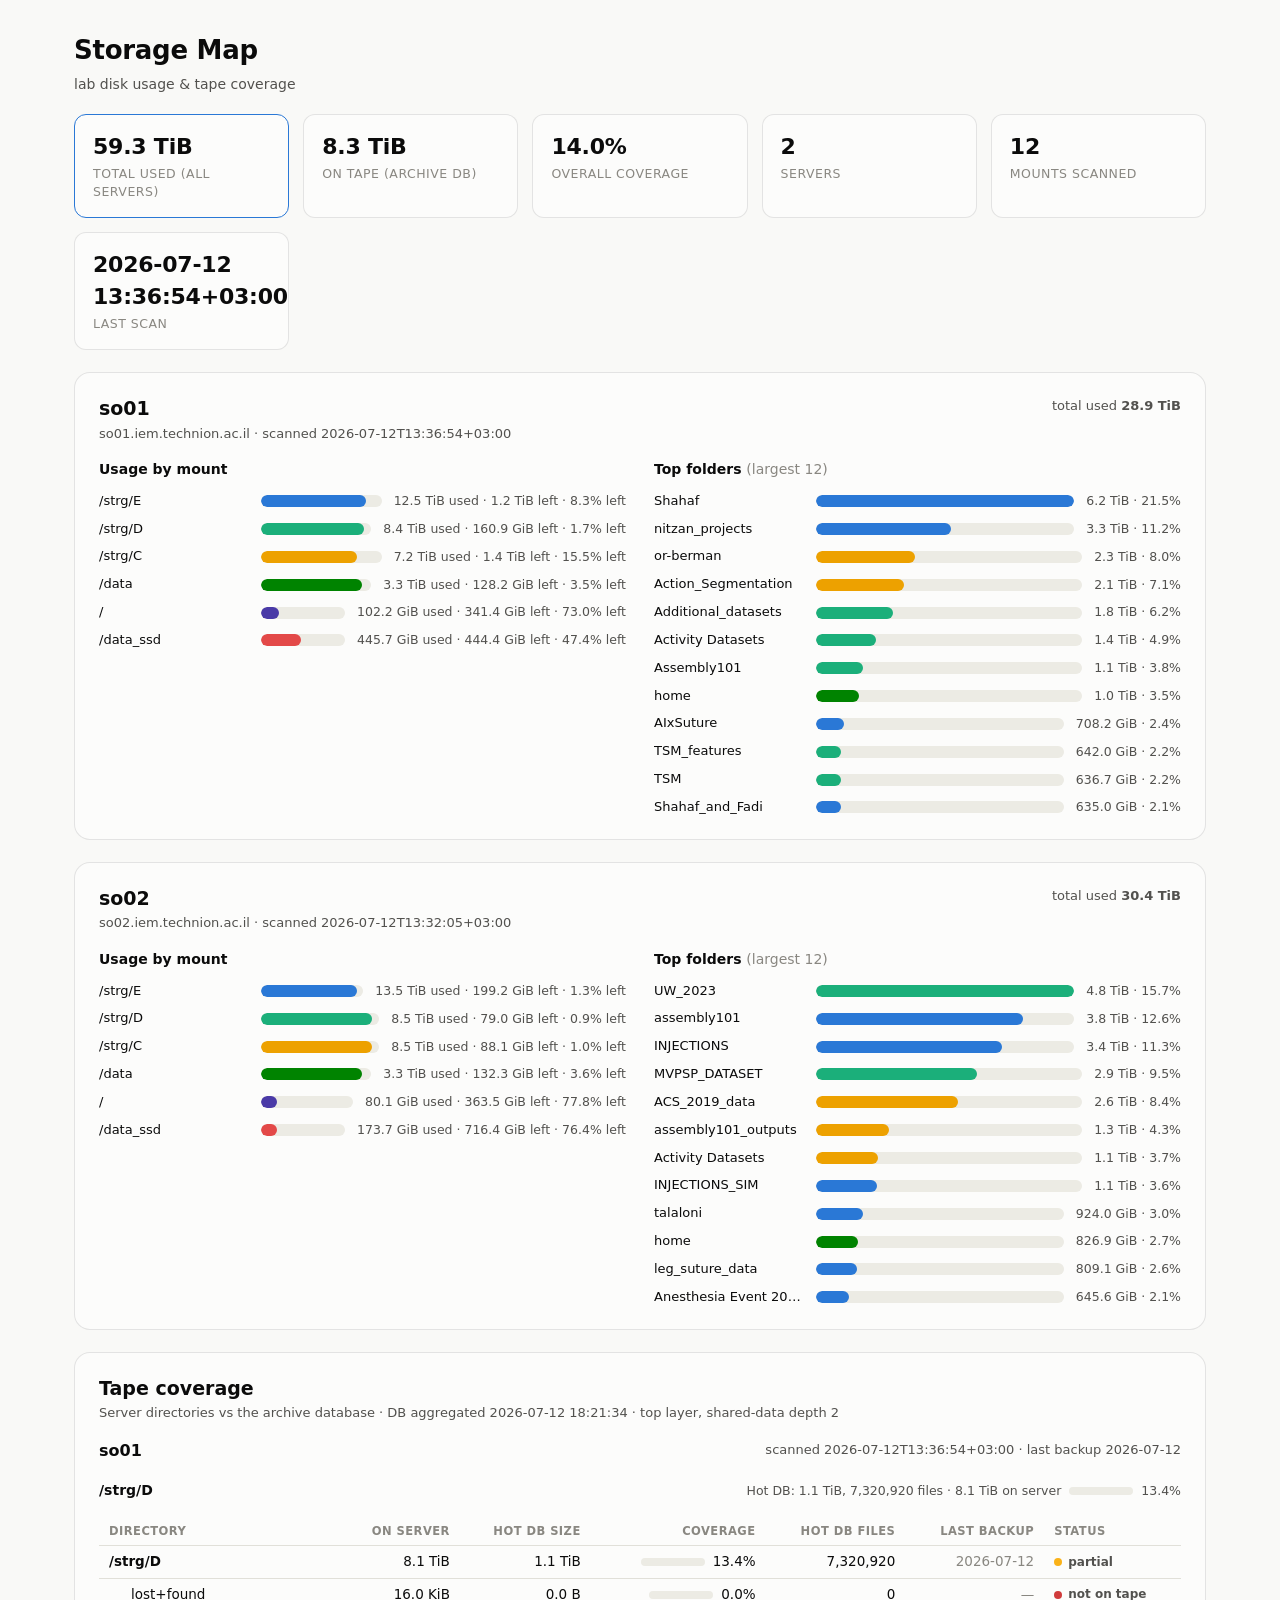
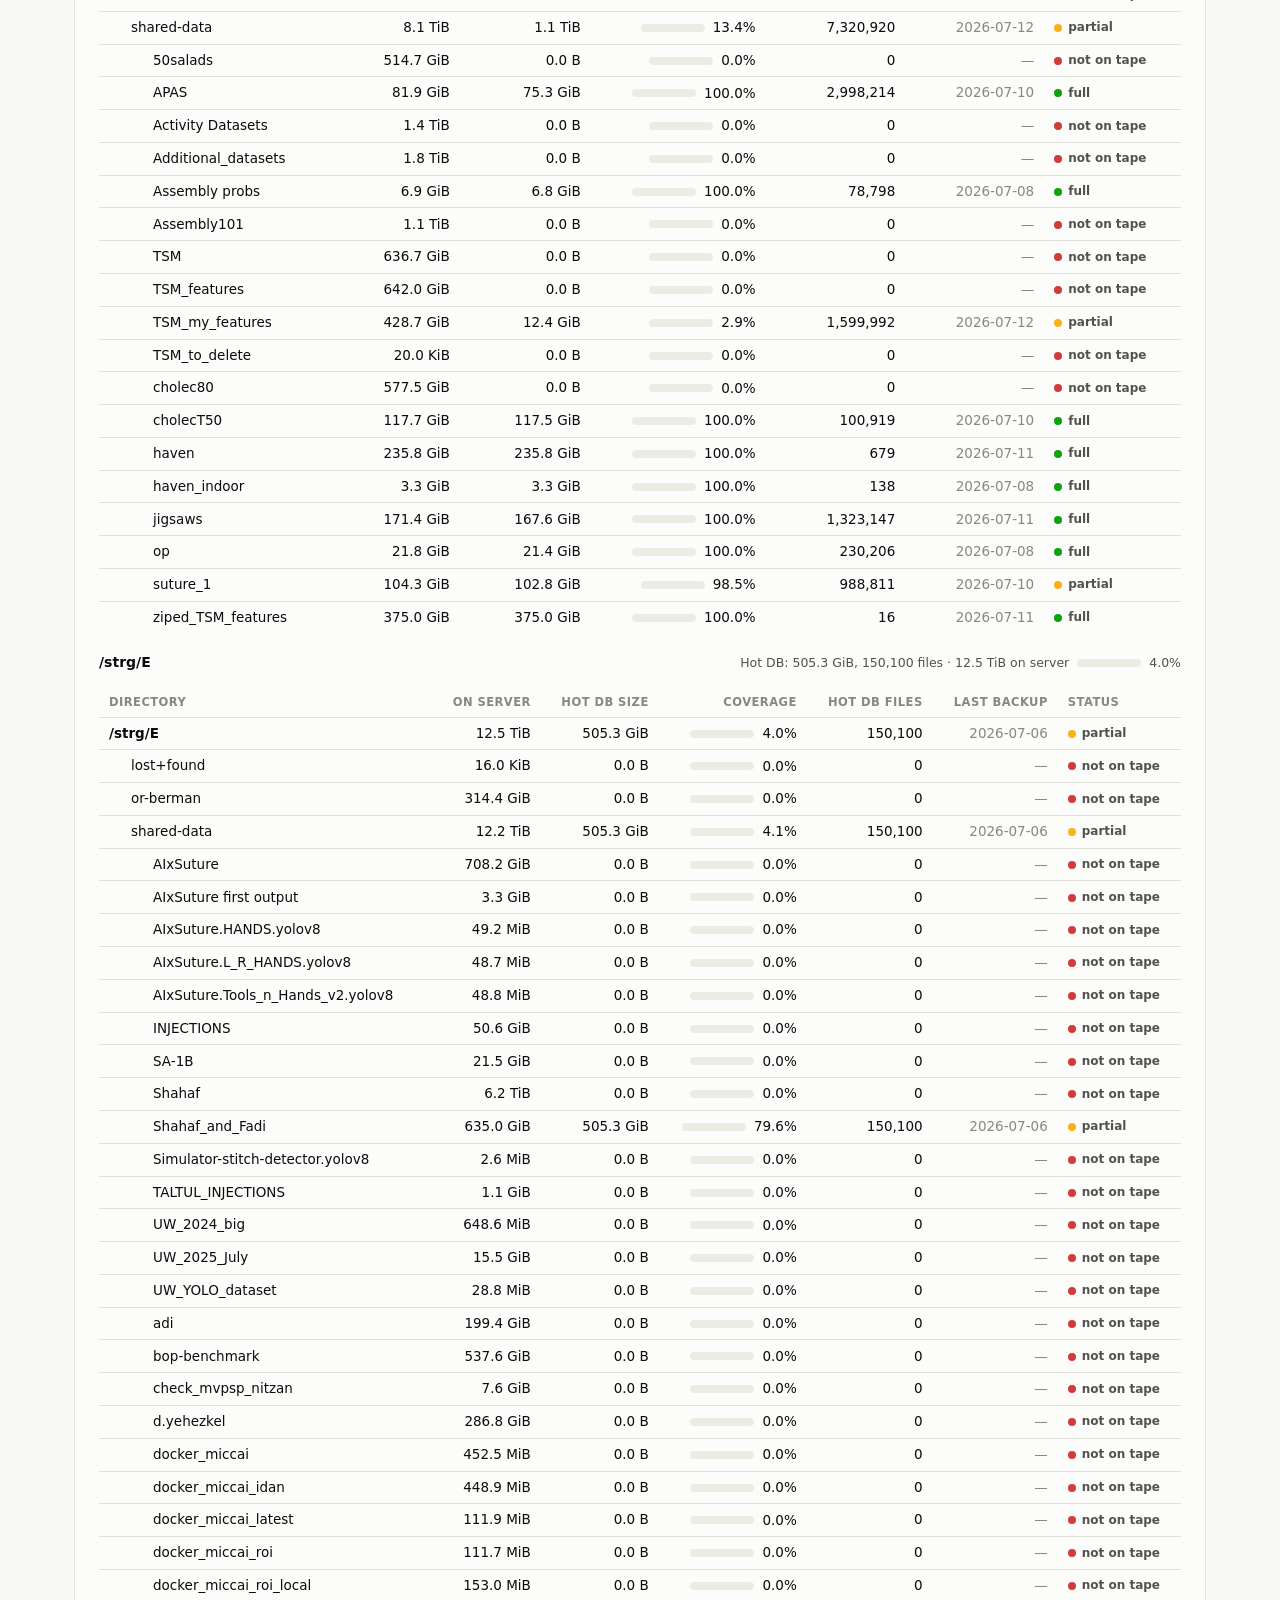
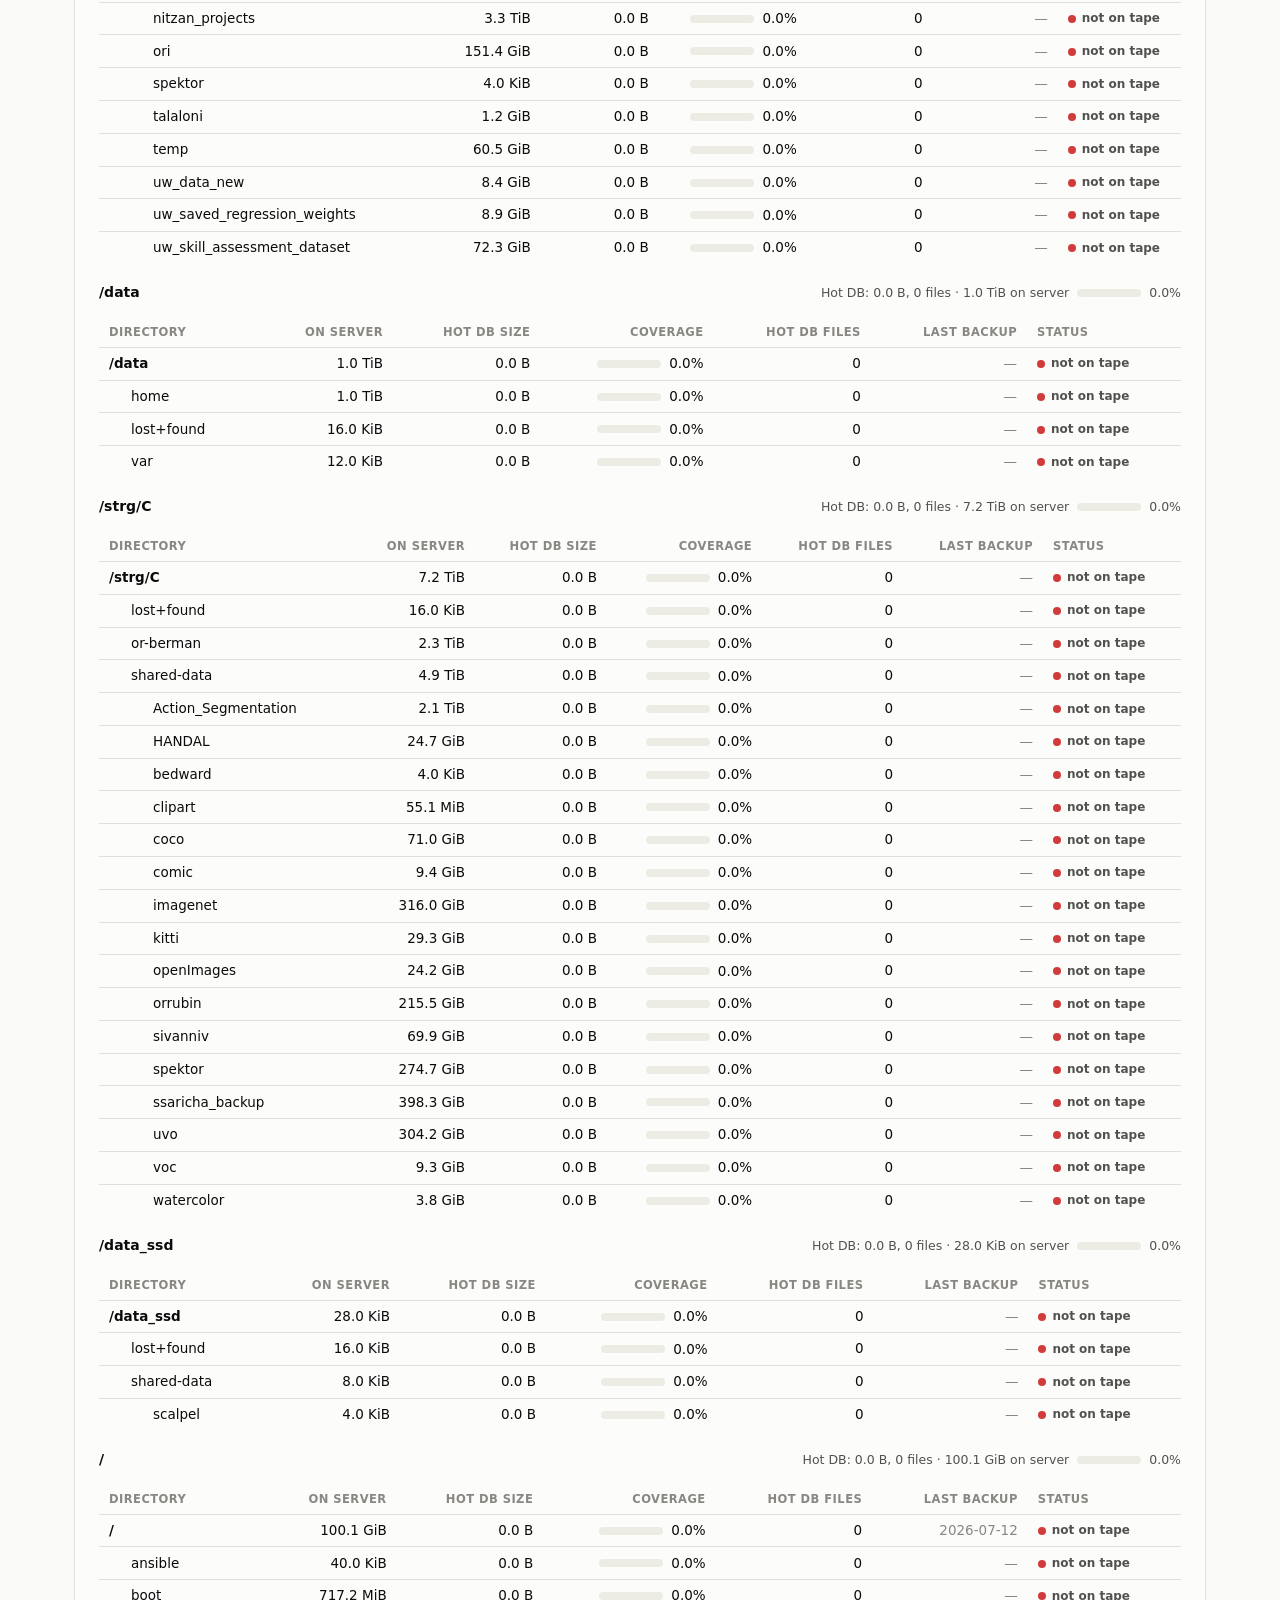
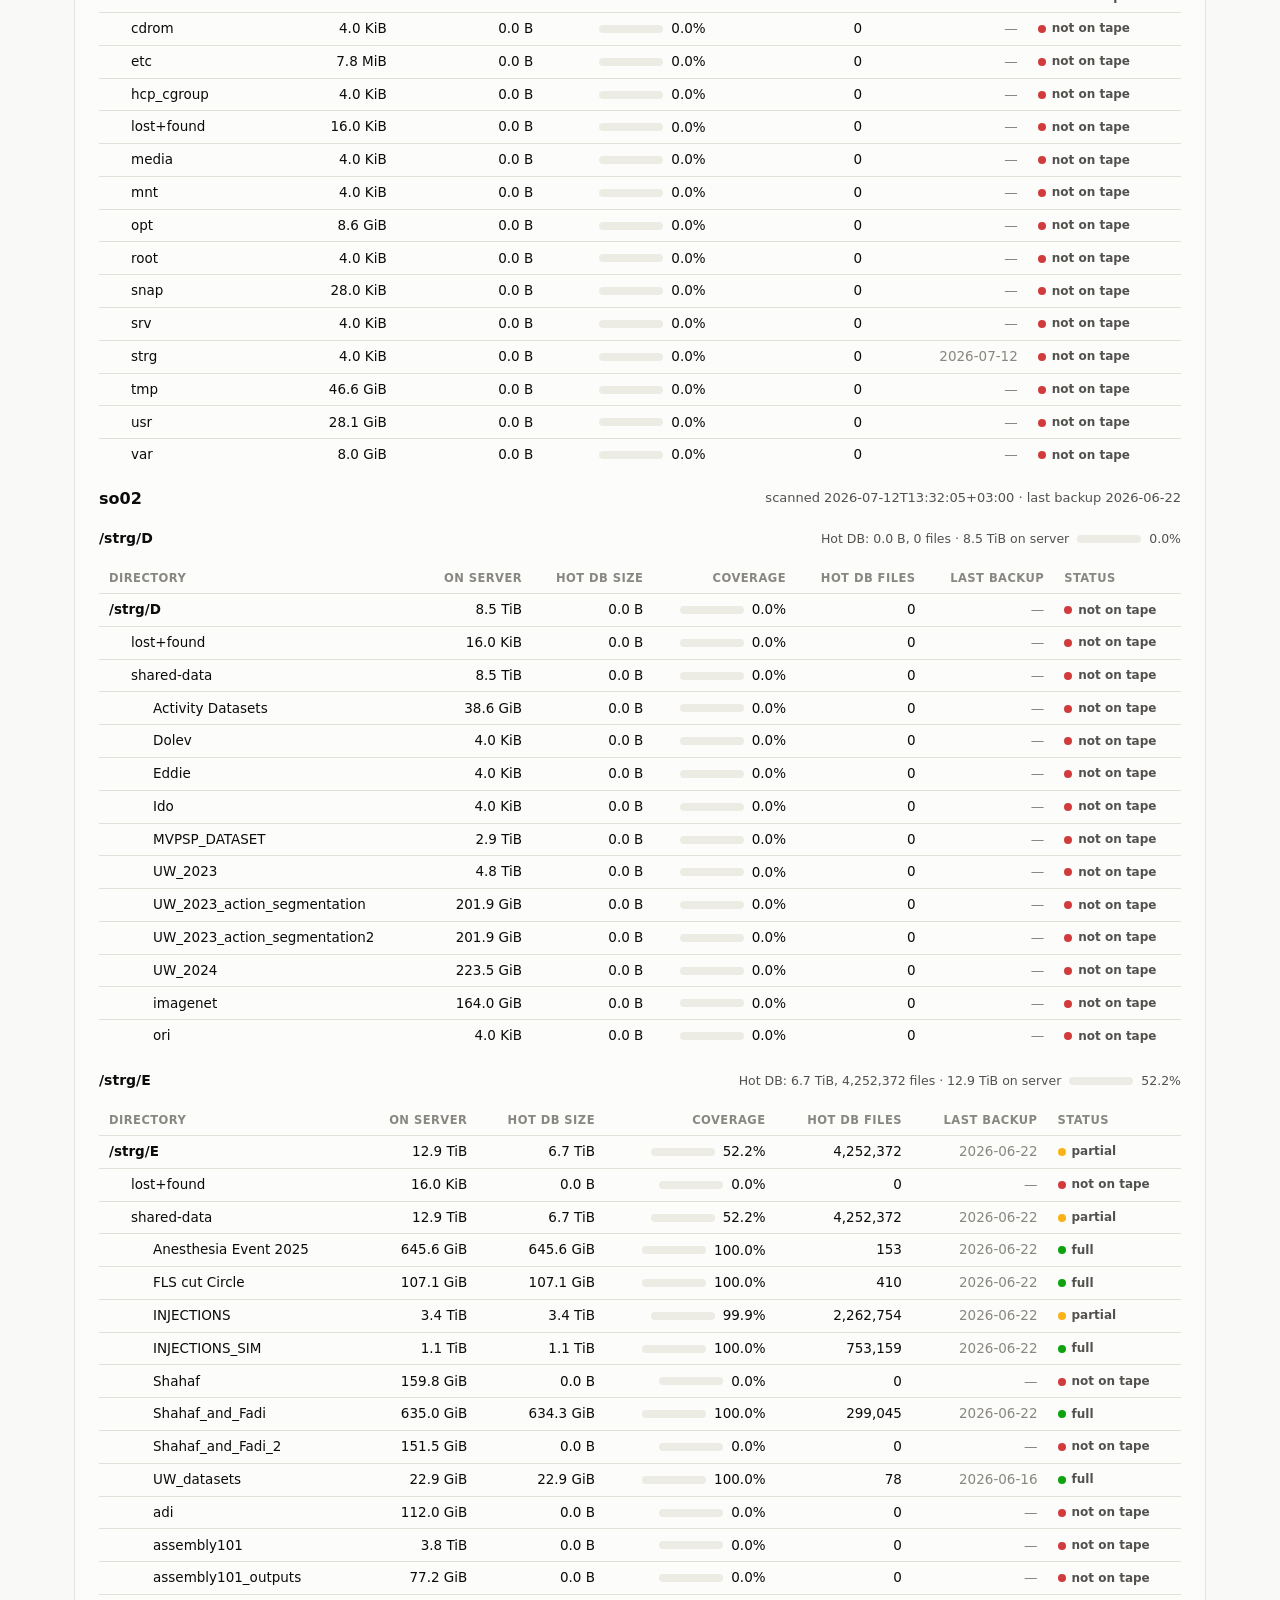
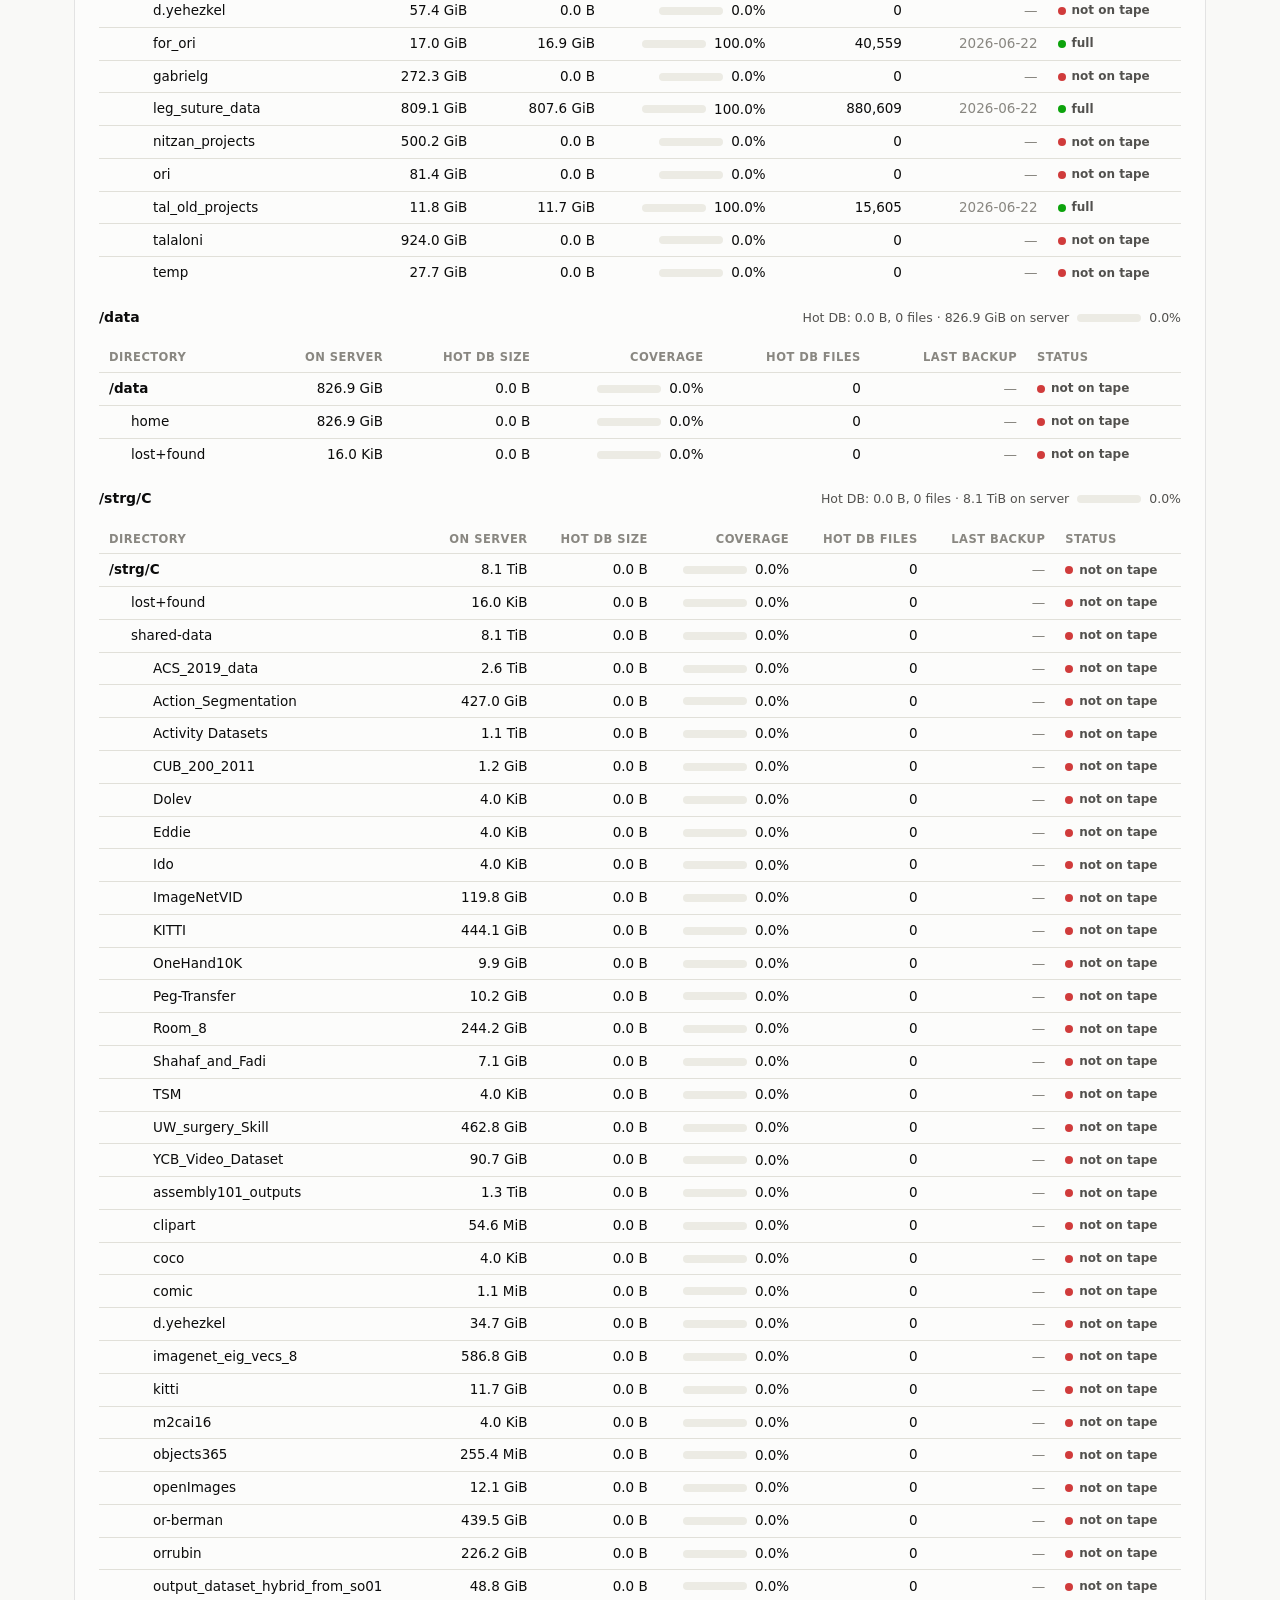
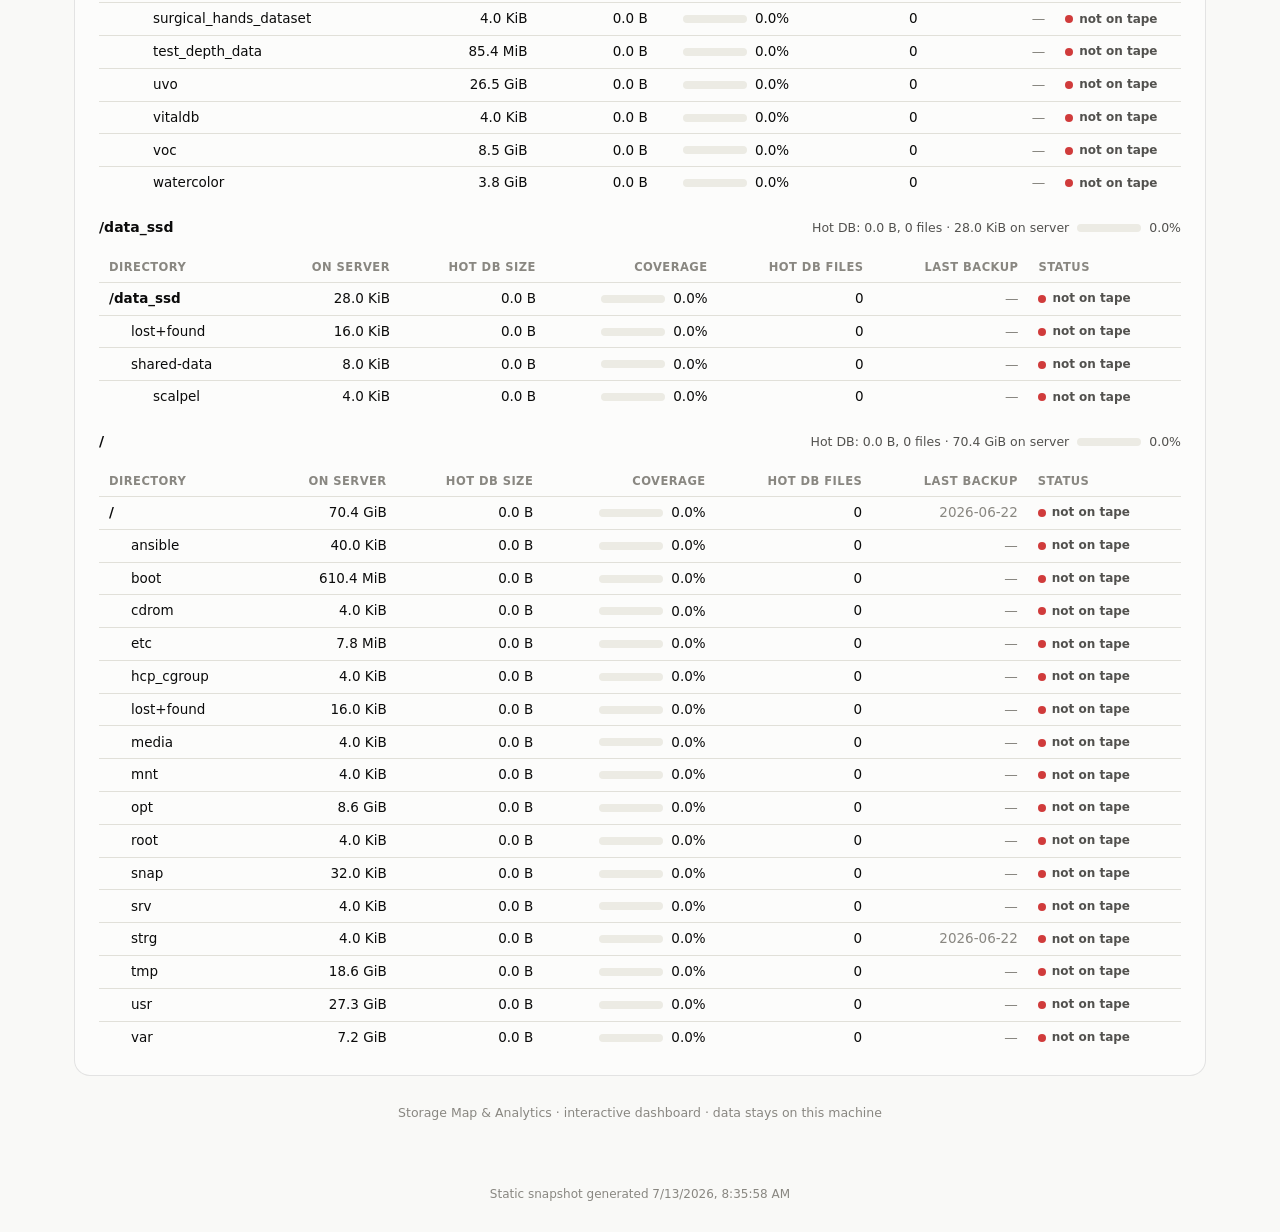
<file: docs/storage_map_20260713_083558.html>
<!doctype html><html lang="en"><head><meta charset="utf-8">
<meta name="viewport" content="width=device-width,initial-scale=1">
<title>Storage Map snapshot</title><style>/* Storage Map — same validated palette/tokens as the static dashboard
   (storage_map/lib/dashboard.py), extended with action-bar, badge and
   coverage-table styles. Light/dark swap through the custom properties. */
:root {
  --plane:#f9f9f7; --surface:#fcfcfb;
  --ink:#0b0b0b; --ink-2:#52514e; --muted:#898781;
  --grid:#e1e0d9; --border:rgba(11,11,11,0.10);
  --series:#2a78d6; --track:#ecebe4;
  --status-good:#0ca30c; --status-warn:#fab219; --status-crit:#d03b3b;
}
@media (prefers-color-scheme: dark) {
  :root {
    --plane:#0d0d0d; --surface:#1a1a19;
    --ink:#ffffff; --ink-2:#c3c2b7; --muted:#898781;
    --grid:#2c2c2a; --border:rgba(255,255,255,0.10);
    --series:#3987e5; --track:#26261f;
  }
}
* { box-sizing:border-box; }
body {
  margin:0; background:var(--plane); color:var(--ink);
  font-family:system-ui,-apple-system,"Segoe UI",sans-serif;
  font-size:15px; line-height:1.45;
}
.wrap { max-width:1180px; margin:0 auto; padding:32px 24px 64px; }
header.top { display:flex; justify-content:space-between; align-items:flex-end;
  gap:20px; flex-wrap:wrap; margin-bottom:8px; }
header.top h1 { margin:0 0 4px; font-size:26px; letter-spacing:-0.01em; }
header.top .sub { color:var(--ink-2); font-size:14px; }

/* --- action bar ---------------------------------------------------------- */
.actions { display:flex; gap:10px; flex-wrap:wrap; }
.snapshot-note { color:var(--muted); font-size:12px; text-align:center; padding:0 24px 28px; }
.actions button {
  background:var(--surface); color:var(--ink); border:1px solid var(--border);
  border-radius:10px; padding:8px 14px; font-size:13.5px; font-weight:600;
  font-family:inherit; cursor:pointer;
}
.actions button:hover:not(:disabled) { border-color:var(--series); }
.actions button.primary { background:var(--series); color:#fff; border-color:transparent; }
.actions button:disabled { opacity:0.5; cursor:default; }
#statusline { color:var(--ink-2); font-size:13px; margin:10px 0 2px; min-height:20px; }
#statusline .err { color:var(--status-crit); }

/* --- KPIs & panels (as v1) ----------------------------------------------- */
.kpi-row { display:grid; grid-template-columns:repeat(auto-fit,minmax(180px,1fr));
  gap:14px; margin:20px 0 8px; }
.kpi { background:var(--surface); border:1px solid var(--border);
  border-radius:12px; padding:16px 18px; }
.kpi-accent { border-color:var(--series); }
.kpi-value { font-size:22px; font-weight:650; letter-spacing:-0.01em; }
.kpi-label { color:var(--muted); font-size:12.5px; text-transform:uppercase;
  letter-spacing:0.04em; margin-top:2px; }
.panel { background:var(--surface); border:1px solid var(--border);
  border-radius:16px; padding:22px 24px; margin-top:22px; }
.panel-head { display:flex; justify-content:space-between; align-items:flex-start;
  gap:20px; flex-wrap:wrap; margin-bottom:6px; }
.panel-head h2 { margin:0; font-size:19px; }
.panel-sub { color:var(--ink-2); font-size:13px; margin-top:2px; }
.panel-grid { display:grid; grid-template-columns:1fr 1fr; gap:28px; margin-top:16px; }
@media (max-width:760px){ .panel-grid { grid-template-columns:1fr; } }
.chart-block h3 { margin:0 0 12px; font-size:14px; font-weight:600; }
.chart-block h3 .muted { color:var(--muted); font-weight:400; }
.bars { display:flex; flex-direction:column; gap:9px; }
.bar-row { display:grid; grid-template-columns:150px 1fr auto; align-items:center;
  gap:12px; }
.bar-label { font-size:13px; overflow:hidden; text-overflow:ellipsis;
  white-space:nowrap; }
.bar-track { height:12px; background:var(--track); border-radius:6px; overflow:hidden; }
.bar-fill { height:100%; border-radius:6px; min-width:3px; }
.bar-value { font-size:12.5px; color:var(--ink-2); white-space:nowrap;
  font-variant-numeric:tabular-nums; }
.muted { color:var(--muted); }
.placeholder { color:var(--muted); font-size:13.5px; padding:14px 2px; }
footer { color:var(--muted); font-size:12.5px; margin-top:28px; text-align:center; }

/* --- coverage tables ------------------------------------------------------ */
.cov-toggle { display:inline-flex; align-items:center; gap:7px; font-size:13px;
  color:var(--ink-2); cursor:pointer; user-select:none; white-space:nowrap; }
.cov-toggle input { accent-color:var(--series); margin:0; }
.age-badge { display:inline-block; padding:2px 9px; border-radius:999px;
  font-size:11.5px; font-weight:600; letter-spacing:0.02em; vertical-align:1px; }
.age-badge.warn { color:#7a5200; background:rgba(250,178,25,0.18);
  border:1px solid rgba(250,178,25,0.55); }
@media (prefers-color-scheme: dark) {
  .age-badge.warn { color:#fab219; }
}
.cov-mount { margin-top:18px; }
.cov-mount-head { display:flex; justify-content:space-between;
  align-items:baseline; gap:12px; flex-wrap:wrap; margin-bottom:8px; }
.cov-mount-head h3 { margin:0; }
.cov-mount-sum { display:inline-flex; align-items:center; gap:8px;
  font-size:12.5px; color:var(--ink-2);
  font-variant-numeric:tabular-nums; white-space:nowrap; }
.cov-mount h3 { margin:0 0 8px; font-size:14px; font-weight:600; }
.cov-scroll { overflow-x:auto; }
table.cov { width:100%; border-collapse:collapse; font-size:13.5px; }
table.cov th {
  text-align:left; color:var(--muted); font-size:11.5px; font-weight:600;
  text-transform:uppercase; letter-spacing:0.04em;
  border-bottom:1px solid var(--grid); padding:6px 10px;
}
table.cov td { padding:6px 10px; border-bottom:1px solid var(--grid); }
table.cov tr:last-child td { border-bottom:none; }
table.cov td.num, table.cov th.num { text-align:right;
  font-variant-numeric:tabular-nums; white-space:nowrap; }
table.cov td.dir { max-width:380px; overflow:hidden; text-overflow:ellipsis;
  white-space:nowrap; }
table.cov tr.depth-0 td.dir { font-weight:650; }
.cov-bar { display:inline-flex; align-items:center; gap:8px; }
.cov-track { width:64px; height:8px; background:var(--track); border-radius:4px;
  overflow:hidden; flex:none; }
.cov-fill { height:100%; border-radius:4px; background:var(--series); min-width:2px; }
/* Fill hue mirrors the status badge (never the only carrier — the % text and
   badge label always accompany it). */
.cov-fill.s-full { background:var(--status-good); }
.cov-fill.s-partial { background:var(--status-warn); }
.cov-fill.s-none { background:var(--status-crit); }

/* Status badges: reserved status colors, always paired with a text label so
   state is never carried by color alone. */
.badge { display:inline-flex; align-items:center; gap:6px; font-size:12px;
  font-weight:600; color:var(--ink-2); white-space:nowrap; }
.badge::before { content:""; width:8px; height:8px; border-radius:50%;
  background:var(--muted); flex:none; }
.badge.full::before { background:var(--status-good); }
.badge.partial::before { background:var(--status-warn); }
.badge.none::before { background:var(--status-crit); }
.badge.tape_only::before { background:var(--muted); }
</style></head><body>
<div class="wrap">
  <header class="top">
    <div>
      <h1>Storage Map</h1>
      <div class="sub" id="subtitle">lab disk usage &amp; tape coverage</div>
    </div>
    
  </header>
  

  <div class="kpi-row" id="kpis"><div class="kpi kpi-accent">
    <div class="kpi-value">59.3 TiB</div>
    <div class="kpi-label">total used (all servers)</div></div><div class="kpi">
    <div class="kpi-value">8.3 TiB</div>
    <div class="kpi-label">on tape (archive DB)</div></div><div class="kpi">
    <div class="kpi-value">14.0%</div>
    <div class="kpi-label">overall coverage</div></div><div class="kpi">
    <div class="kpi-value">2</div>
    <div class="kpi-label">servers</div></div><div class="kpi">
    <div class="kpi-value">12</div>
    <div class="kpi-label">mounts scanned</div></div><div class="kpi">
    <div class="kpi-value">2026-07-12 13:36:54+03:00</div>
    <div class="kpi-label">last scan</div></div></div>
  <div id="server-panels"><section class="panel">
      <div class="panel-head"><div>
        <h2>so01</h2>
        <div class="panel-sub">so01.iem.technion.ac.il ·
          scanned 2026-07-12T13:36:54+03:00</div>
      </div>
      <div class="panel-sub">total used <strong>28.9 TiB</strong></div></div>
      <div class="panel-grid">
        <div class="chart-block"><h3>Usage by mount</h3>
          <div class="bars"><div class="bar-row">
    <div class="bar-label" title="/strg/E">/strg/E</div>
    <div class="bar-track"><div class="bar-fill" style="width:86.64%;background:#2a78d6"></div></div>
    <div class="bar-value">12.5 TiB used · 1.2 TiB left · 8.3% left</div></div><div class="bar-row">
    <div class="bar-label" title="/strg/D">/strg/D</div>
    <div class="bar-track"><div class="bar-fill" style="width:93.22%;background:#1baf7a"></div></div>
    <div class="bar-value">8.4 TiB used · 160.9 GiB left · 1.7% left</div></div><div class="bar-row">
    <div class="bar-label" title="/strg/C">/strg/C</div>
    <div class="bar-track"><div class="bar-fill" style="width:79.49%;background:#eda100"></div></div>
    <div class="bar-value">7.2 TiB used · 1.4 TiB left · 15.5% left</div></div><div class="bar-row">
    <div class="bar-label" title="/data">/data</div>
    <div class="bar-track"><div class="bar-fill" style="width:91.42%;background:#008300"></div></div>
    <div class="bar-value">3.3 TiB used · 128.2 GiB left · 3.5% left</div></div><div class="bar-row">
    <div class="bar-label" title="/">/</div>
    <div class="bar-track"><div class="bar-fill" style="width:21.86%;background:#4a3aa7"></div></div>
    <div class="bar-value">102.2 GiB used · 341.4 GiB left · 73.0% left</div></div><div class="bar-row">
    <div class="bar-label" title="/data_ssd">/data_ssd</div>
    <div class="bar-track"><div class="bar-fill" style="width:47.53%;background:#e34948"></div></div>
    <div class="bar-value">445.7 GiB used · 444.4 GiB left · 47.4% left</div></div></div></div>
        <div class="chart-block"><h3>Top folders <span class="muted">(largest 12)</span></h3>
          <div class="bars"><div class="bar-row">
    <div class="bar-label" title="/strg/E/shared-data/Shahaf">Shahaf</div>
    <div class="bar-track"><div class="bar-fill" style="width:100.00%;background:#2a78d6"></div></div>
    <div class="bar-value">6.2 TiB · 21.5%</div></div><div class="bar-row">
    <div class="bar-label" title="/strg/E/shared-data/nitzan_projects">nitzan_projects</div>
    <div class="bar-track"><div class="bar-fill" style="width:52.35%;background:#2a78d6"></div></div>
    <div class="bar-value">3.3 TiB · 11.2%</div></div><div class="bar-row">
    <div class="bar-label" title="/strg/C/or-berman">or-berman</div>
    <div class="bar-track"><div class="bar-fill" style="width:37.07%;background:#eda100"></div></div>
    <div class="bar-value">2.3 TiB · 8.0%</div></div><div class="bar-row">
    <div class="bar-label" title="/strg/C/shared-data/Action_Segmentation">Action_Segmentation</div>
    <div class="bar-track"><div class="bar-fill" style="width:33.24%;background:#eda100"></div></div>
    <div class="bar-value">2.1 TiB · 7.1%</div></div><div class="bar-row">
    <div class="bar-label" title="/strg/D/shared-data/Additional_datasets">Additional_datasets</div>
    <div class="bar-track"><div class="bar-fill" style="width:28.79%;background:#1baf7a"></div></div>
    <div class="bar-value">1.8 TiB · 6.2%</div></div><div class="bar-row">
    <div class="bar-label" title="/strg/D/shared-data/Activity Datasets">Activity Datasets</div>
    <div class="bar-track"><div class="bar-fill" style="width:22.69%;background:#1baf7a"></div></div>
    <div class="bar-value">1.4 TiB · 4.9%</div></div><div class="bar-row">
    <div class="bar-label" title="/strg/D/shared-data/Assembly101">Assembly101</div>
    <div class="bar-track"><div class="bar-fill" style="width:17.77%;background:#1baf7a"></div></div>
    <div class="bar-value">1.1 TiB · 3.8%</div></div><div class="bar-row">
    <div class="bar-label" title="/data/home">home</div>
    <div class="bar-track"><div class="bar-fill" style="width:16.16%;background:#008300"></div></div>
    <div class="bar-value">1.0 TiB · 3.5%</div></div><div class="bar-row">
    <div class="bar-label" title="/strg/E/shared-data/AIxSuture">AIxSuture</div>
    <div class="bar-track"><div class="bar-fill" style="width:11.14%;background:#2a78d6"></div></div>
    <div class="bar-value">708.2 GiB · 2.4%</div></div><div class="bar-row">
    <div class="bar-label" title="/strg/D/shared-data/TSM_features">TSM_features</div>
    <div class="bar-track"><div class="bar-fill" style="width:10.09%;background:#1baf7a"></div></div>
    <div class="bar-value">642.0 GiB · 2.2%</div></div><div class="bar-row">
    <div class="bar-label" title="/strg/D/shared-data/TSM">TSM</div>
    <div class="bar-track"><div class="bar-fill" style="width:10.01%;background:#1baf7a"></div></div>
    <div class="bar-value">636.7 GiB · 2.2%</div></div><div class="bar-row">
    <div class="bar-label" title="/strg/E/shared-data/Shahaf_and_Fadi">Shahaf_and_Fadi</div>
    <div class="bar-track"><div class="bar-fill" style="width:9.98%;background:#2a78d6"></div></div>
    <div class="bar-value">635.0 GiB · 2.1%</div></div></div></div>
      </div></section><section class="panel">
      <div class="panel-head"><div>
        <h2>so02</h2>
        <div class="panel-sub">so02.iem.technion.ac.il ·
          scanned 2026-07-12T13:32:05+03:00</div>
      </div>
      <div class="panel-sub">total used <strong>30.4 TiB</strong></div></div>
      <div class="panel-grid">
        <div class="chart-block"><h3>Usage by mount</h3>
          <div class="bars"><div class="bar-row">
    <div class="bar-label" title="/strg/E">/strg/E</div>
    <div class="bar-track"><div class="bar-fill" style="width:93.61%;background:#2a78d6"></div></div>
    <div class="bar-value">13.5 TiB used · 199.2 GiB left · 1.3% left</div></div><div class="bar-row">
    <div class="bar-label" title="/strg/D">/strg/D</div>
    <div class="bar-track"><div class="bar-fill" style="width:94.10%;background:#1baf7a"></div></div>
    <div class="bar-value">8.5 TiB used · 79.0 GiB left · 0.9% left</div></div><div class="bar-row">
    <div class="bar-label" title="/strg/C">/strg/C</div>
    <div class="bar-track"><div class="bar-fill" style="width:94.01%;background:#eda100"></div></div>
    <div class="bar-value">8.5 TiB used · 88.1 GiB left · 1.0% left</div></div><div class="bar-row">
    <div class="bar-label" title="/data">/data</div>
    <div class="bar-track"><div class="bar-fill" style="width:91.31%;background:#008300"></div></div>
    <div class="bar-value">3.3 TiB used · 132.3 GiB left · 3.6% left</div></div><div class="bar-row">
    <div class="bar-label" title="/">/</div>
    <div class="bar-track"><div class="bar-fill" style="width:17.14%;background:#4a3aa7"></div></div>
    <div class="bar-value">80.1 GiB used · 363.5 GiB left · 77.8% left</div></div><div class="bar-row">
    <div class="bar-label" title="/data_ssd">/data_ssd</div>
    <div class="bar-track"><div class="bar-fill" style="width:18.52%;background:#e34948"></div></div>
    <div class="bar-value">173.7 GiB used · 716.4 GiB left · 76.4% left</div></div></div></div>
        <div class="chart-block"><h3>Top folders <span class="muted">(largest 12)</span></h3>
          <div class="bars"><div class="bar-row">
    <div class="bar-label" title="/strg/D/shared-data/UW_2023">UW_2023</div>
    <div class="bar-track"><div class="bar-fill" style="width:100.00%;background:#1baf7a"></div></div>
    <div class="bar-value">4.8 TiB · 15.7%</div></div><div class="bar-row">
    <div class="bar-label" title="/strg/E/shared-data/assembly101">assembly101</div>
    <div class="bar-track"><div class="bar-fill" style="width:80.06%;background:#2a78d6"></div></div>
    <div class="bar-value">3.8 TiB · 12.6%</div></div><div class="bar-row">
    <div class="bar-label" title="/strg/E/shared-data/INJECTIONS">INJECTIONS</div>
    <div class="bar-track"><div class="bar-fill" style="width:72.04%;background:#2a78d6"></div></div>
    <div class="bar-value">3.4 TiB · 11.3%</div></div><div class="bar-row">
    <div class="bar-label" title="/strg/D/shared-data/MVPSP_DATASET">MVPSP_DATASET</div>
    <div class="bar-track"><div class="bar-fill" style="width:60.59%;background:#1baf7a"></div></div>
    <div class="bar-value">2.9 TiB · 9.5%</div></div><div class="bar-row">
    <div class="bar-label" title="/strg/C/shared-data/ACS_2019_data">ACS_2019_data</div>
    <div class="bar-track"><div class="bar-fill" style="width:53.52%;background:#eda100"></div></div>
    <div class="bar-value">2.6 TiB · 8.4%</div></div><div class="bar-row">
    <div class="bar-label" title="/strg/C/shared-data/assembly101_outputs">assembly101_outputs</div>
    <div class="bar-track"><div class="bar-fill" style="width:27.38%;background:#eda100"></div></div>
    <div class="bar-value">1.3 TiB · 4.3%</div></div><div class="bar-row">
    <div class="bar-label" title="/strg/C/shared-data/Activity Datasets">Activity Datasets</div>
    <div class="bar-track"><div class="bar-fill" style="width:23.48%;background:#eda100"></div></div>
    <div class="bar-value">1.1 TiB · 3.7%</div></div><div class="bar-row">
    <div class="bar-label" title="/strg/E/shared-data/INJECTIONS_SIM">INJECTIONS_SIM</div>
    <div class="bar-track"><div class="bar-fill" style="width:22.80%;background:#2a78d6"></div></div>
    <div class="bar-value">1.1 TiB · 3.6%</div></div><div class="bar-row">
    <div class="bar-label" title="/strg/E/shared-data/talaloni">talaloni</div>
    <div class="bar-track"><div class="bar-fill" style="width:18.87%;background:#2a78d6"></div></div>
    <div class="bar-value">924.0 GiB · 3.0%</div></div><div class="bar-row">
    <div class="bar-label" title="/data/home">home</div>
    <div class="bar-track"><div class="bar-fill" style="width:16.88%;background:#008300"></div></div>
    <div class="bar-value">826.9 GiB · 2.7%</div></div><div class="bar-row">
    <div class="bar-label" title="/strg/E/shared-data/leg_suture_data">leg_suture_data</div>
    <div class="bar-track"><div class="bar-fill" style="width:16.52%;background:#2a78d6"></div></div>
    <div class="bar-value">809.1 GiB · 2.6%</div></div><div class="bar-row">
    <div class="bar-label" title="/strg/E/shared-data/Anesthesia Event 2025">Anesthesia Event 2025</div>
    <div class="bar-track"><div class="bar-fill" style="width:13.18%;background:#2a78d6"></div></div>
    <div class="bar-value">645.6 GiB · 2.1%</div></div></div></div>
      </div></section></div>

  <section class="panel">
    <div class="panel-head"><div>
      <h2>Tape coverage</h2>
      <div class="panel-sub" id="coverage-sub">Server directories vs the archive database · DB aggregated 2026-07-12 18:21:34 · top layer, shared-data depth 2</div>
    </div>
    </div>
    <div id="coverage"><div class="cov-server">
      <div class="panel-head" style="margin-top:16px">
        <h2 style="font-size:16px;margin:0">so01</h2>
        <div class="panel-sub">scanned 2026-07-12T13:36:54+03:00 · last backup 2026-07-12</div>
      </div><div class="cov-mount">
      <div class="cov-mount-head"><h3>/strg/D</h3><span class="cov-mount-sum">Hot DB: 1.1 TiB,
      7,320,920 files ·
      8.1 TiB on server <span class="cov-bar"><span class="cov-track"><span class="cov-fill s-partial" style="width:13.4%"></span></span>
     <span>
       13.4%</span></span></span></div>
      <div class="cov-scroll"><table class="cov">
        <thead><tr>
          <th>Directory</th><th class="num">On server</th>
          <th class="num" title="Recursive file size recorded in files_index">Hot DB size</th>
          <th class="num">Coverage</th>
          <th class="num" title="Recursive file count recorded in files_index">Hot DB files</th>
          <th class="num">Last backup</th><th>Status</th>
        </tr></thead>
        <tbody><tr class="depth-0">
    <td class="dir" style="padding-left:10px" title="/strg/D">/strg/D</td>
    <td class="num">8.1 TiB</td>
    <td class="num">1.1 TiB</td>
    <td class="num"><span class="cov-bar"><span class="cov-track"><span class="cov-fill s-partial" style="width:13.4%"></span></span>
     <span>
       13.4%</span></span></td>
    <td class="num">7,320,920</td>
    <td class="num muted">2026-07-12</td>
    <td><span class="badge partial">partial</span></td>
  </tr><tr class="depth-1">
    <td class="dir" style="padding-left:32px" title="/strg/D/lost+found">lost+found</td>
    <td class="num">16.0 KiB</td>
    <td class="num">0.0 B</td>
    <td class="num"><span class="cov-bar"><span class="cov-track"><span class="cov-fill s-none" style="width:0.0%"></span></span>
     <span>
       0.0%</span></span></td>
    <td class="num">0</td>
    <td class="num muted">—</td>
    <td><span class="badge none">not on tape</span></td>
  </tr><tr class="depth-1">
    <td class="dir" style="padding-left:32px" title="/strg/D/shared-data">shared-data</td>
    <td class="num">8.1 TiB</td>
    <td class="num">1.1 TiB</td>
    <td class="num"><span class="cov-bar"><span class="cov-track"><span class="cov-fill s-partial" style="width:13.4%"></span></span>
     <span>
       13.4%</span></span></td>
    <td class="num">7,320,920</td>
    <td class="num muted">2026-07-12</td>
    <td><span class="badge partial">partial</span></td>
  </tr><tr class="depth-2">
    <td class="dir" style="padding-left:54px" title="/strg/D/shared-data/50salads">50salads</td>
    <td class="num">514.7 GiB</td>
    <td class="num">0.0 B</td>
    <td class="num"><span class="cov-bar"><span class="cov-track"><span class="cov-fill s-none" style="width:0.0%"></span></span>
     <span>
       0.0%</span></span></td>
    <td class="num">0</td>
    <td class="num muted">—</td>
    <td><span class="badge none">not on tape</span></td>
  </tr><tr class="depth-2">
    <td class="dir" style="padding-left:54px" title="/strg/D/shared-data/APAS">APAS</td>
    <td class="num">81.9 GiB</td>
    <td class="num">75.3 GiB</td>
    <td class="num"><span class="cov-bar"><span class="cov-track"><span class="cov-fill s-full" style="width:100.0%"></span></span>
     <span>
       100.0%</span></span></td>
    <td class="num">2,998,214</td>
    <td class="num muted">2026-07-10</td>
    <td><span class="badge full">full</span></td>
  </tr><tr class="depth-2">
    <td class="dir" style="padding-left:54px" title="/strg/D/shared-data/Activity Datasets">Activity Datasets</td>
    <td class="num">1.4 TiB</td>
    <td class="num">0.0 B</td>
    <td class="num"><span class="cov-bar"><span class="cov-track"><span class="cov-fill s-none" style="width:0.0%"></span></span>
     <span>
       0.0%</span></span></td>
    <td class="num">0</td>
    <td class="num muted">—</td>
    <td><span class="badge none">not on tape</span></td>
  </tr><tr class="depth-2">
    <td class="dir" style="padding-left:54px" title="/strg/D/shared-data/Additional_datasets">Additional_datasets</td>
    <td class="num">1.8 TiB</td>
    <td class="num">0.0 B</td>
    <td class="num"><span class="cov-bar"><span class="cov-track"><span class="cov-fill s-none" style="width:0.0%"></span></span>
     <span>
       0.0%</span></span></td>
    <td class="num">0</td>
    <td class="num muted">—</td>
    <td><span class="badge none">not on tape</span></td>
  </tr><tr class="depth-2">
    <td class="dir" style="padding-left:54px" title="/strg/D/shared-data/Assembly probs">Assembly probs</td>
    <td class="num">6.9 GiB</td>
    <td class="num">6.8 GiB</td>
    <td class="num"><span class="cov-bar"><span class="cov-track"><span class="cov-fill s-full" style="width:100.0%"></span></span>
     <span>
       100.0%</span></span></td>
    <td class="num">78,798</td>
    <td class="num muted">2026-07-08</td>
    <td><span class="badge full">full</span></td>
  </tr><tr class="depth-2">
    <td class="dir" style="padding-left:54px" title="/strg/D/shared-data/Assembly101">Assembly101</td>
    <td class="num">1.1 TiB</td>
    <td class="num">0.0 B</td>
    <td class="num"><span class="cov-bar"><span class="cov-track"><span class="cov-fill s-none" style="width:0.0%"></span></span>
     <span>
       0.0%</span></span></td>
    <td class="num">0</td>
    <td class="num muted">—</td>
    <td><span class="badge none">not on tape</span></td>
  </tr><tr class="depth-2">
    <td class="dir" style="padding-left:54px" title="/strg/D/shared-data/TSM">TSM</td>
    <td class="num">636.7 GiB</td>
    <td class="num">0.0 B</td>
    <td class="num"><span class="cov-bar"><span class="cov-track"><span class="cov-fill s-none" style="width:0.0%"></span></span>
     <span>
       0.0%</span></span></td>
    <td class="num">0</td>
    <td class="num muted">—</td>
    <td><span class="badge none">not on tape</span></td>
  </tr><tr class="depth-2">
    <td class="dir" style="padding-left:54px" title="/strg/D/shared-data/TSM_features">TSM_features</td>
    <td class="num">642.0 GiB</td>
    <td class="num">0.0 B</td>
    <td class="num"><span class="cov-bar"><span class="cov-track"><span class="cov-fill s-none" style="width:0.0%"></span></span>
     <span>
       0.0%</span></span></td>
    <td class="num">0</td>
    <td class="num muted">—</td>
    <td><span class="badge none">not on tape</span></td>
  </tr><tr class="depth-2">
    <td class="dir" style="padding-left:54px" title="/strg/D/shared-data/TSM_my_features">TSM_my_features</td>
    <td class="num">428.7 GiB</td>
    <td class="num">12.4 GiB</td>
    <td class="num"><span class="cov-bar"><span class="cov-track"><span class="cov-fill s-partial" style="width:2.9%"></span></span>
     <span>
       2.9%</span></span></td>
    <td class="num">1,599,992</td>
    <td class="num muted">2026-07-12</td>
    <td><span class="badge partial">partial</span></td>
  </tr><tr class="depth-2">
    <td class="dir" style="padding-left:54px" title="/strg/D/shared-data/TSM_to_delete">TSM_to_delete</td>
    <td class="num">20.0 KiB</td>
    <td class="num">0.0 B</td>
    <td class="num"><span class="cov-bar"><span class="cov-track"><span class="cov-fill s-none" style="width:0.0%"></span></span>
     <span>
       0.0%</span></span></td>
    <td class="num">0</td>
    <td class="num muted">—</td>
    <td><span class="badge none">not on tape</span></td>
  </tr><tr class="depth-2">
    <td class="dir" style="padding-left:54px" title="/strg/D/shared-data/cholec80">cholec80</td>
    <td class="num">577.5 GiB</td>
    <td class="num">0.0 B</td>
    <td class="num"><span class="cov-bar"><span class="cov-track"><span class="cov-fill s-none" style="width:0.0%"></span></span>
     <span>
       0.0%</span></span></td>
    <td class="num">0</td>
    <td class="num muted">—</td>
    <td><span class="badge none">not on tape</span></td>
  </tr><tr class="depth-2">
    <td class="dir" style="padding-left:54px" title="/strg/D/shared-data/cholecT50">cholecT50</td>
    <td class="num">117.7 GiB</td>
    <td class="num">117.5 GiB</td>
    <td class="num"><span class="cov-bar"><span class="cov-track"><span class="cov-fill s-full" style="width:100.0%"></span></span>
     <span>
       100.0%</span></span></td>
    <td class="num">100,919</td>
    <td class="num muted">2026-07-10</td>
    <td><span class="badge full">full</span></td>
  </tr><tr class="depth-2">
    <td class="dir" style="padding-left:54px" title="/strg/D/shared-data/haven">haven</td>
    <td class="num">235.8 GiB</td>
    <td class="num">235.8 GiB</td>
    <td class="num"><span class="cov-bar"><span class="cov-track"><span class="cov-fill s-full" style="width:100.0%"></span></span>
     <span>
       100.0%</span></span></td>
    <td class="num">679</td>
    <td class="num muted">2026-07-11</td>
    <td><span class="badge full">full</span></td>
  </tr><tr class="depth-2">
    <td class="dir" style="padding-left:54px" title="/strg/D/shared-data/haven_indoor">haven_indoor</td>
    <td class="num">3.3 GiB</td>
    <td class="num">3.3 GiB</td>
    <td class="num"><span class="cov-bar"><span class="cov-track"><span class="cov-fill s-full" style="width:100.0%"></span></span>
     <span>
       100.0%</span></span></td>
    <td class="num">138</td>
    <td class="num muted">2026-07-08</td>
    <td><span class="badge full">full</span></td>
  </tr><tr class="depth-2">
    <td class="dir" style="padding-left:54px" title="/strg/D/shared-data/jigsaws">jigsaws</td>
    <td class="num">171.4 GiB</td>
    <td class="num">167.6 GiB</td>
    <td class="num"><span class="cov-bar"><span class="cov-track"><span class="cov-fill s-full" style="width:100.0%"></span></span>
     <span>
       100.0%</span></span></td>
    <td class="num">1,323,147</td>
    <td class="num muted">2026-07-11</td>
    <td><span class="badge full">full</span></td>
  </tr><tr class="depth-2">
    <td class="dir" style="padding-left:54px" title="/strg/D/shared-data/op">op</td>
    <td class="num">21.8 GiB</td>
    <td class="num">21.4 GiB</td>
    <td class="num"><span class="cov-bar"><span class="cov-track"><span class="cov-fill s-full" style="width:100.0%"></span></span>
     <span>
       100.0%</span></span></td>
    <td class="num">230,206</td>
    <td class="num muted">2026-07-08</td>
    <td><span class="badge full">full</span></td>
  </tr><tr class="depth-2">
    <td class="dir" style="padding-left:54px" title="/strg/D/shared-data/suture_1">suture_1</td>
    <td class="num">104.3 GiB</td>
    <td class="num">102.8 GiB</td>
    <td class="num"><span class="cov-bar"><span class="cov-track"><span class="cov-fill s-partial" style="width:98.5%"></span></span>
     <span>
       98.5%</span></span></td>
    <td class="num">988,811</td>
    <td class="num muted">2026-07-10</td>
    <td><span class="badge partial">partial</span></td>
  </tr><tr class="depth-2">
    <td class="dir" style="padding-left:54px" title="/strg/D/shared-data/ziped_TSM_features">ziped_TSM_features</td>
    <td class="num">375.0 GiB</td>
    <td class="num">375.0 GiB</td>
    <td class="num"><span class="cov-bar"><span class="cov-track"><span class="cov-fill s-full" style="width:100.0%"></span></span>
     <span>
       100.0%</span></span></td>
    <td class="num">16</td>
    <td class="num muted">2026-07-11</td>
    <td><span class="badge full">full</span></td>
  </tr></tbody>
      </table></div></div><div class="cov-mount">
      <div class="cov-mount-head"><h3>/strg/E</h3><span class="cov-mount-sum">Hot DB: 505.3 GiB,
      150,100 files ·
      12.5 TiB on server <span class="cov-bar"><span class="cov-track"><span class="cov-fill s-partial" style="width:4.0%"></span></span>
     <span>
       4.0%</span></span></span></div>
      <div class="cov-scroll"><table class="cov">
        <thead><tr>
          <th>Directory</th><th class="num">On server</th>
          <th class="num" title="Recursive file size recorded in files_index">Hot DB size</th>
          <th class="num">Coverage</th>
          <th class="num" title="Recursive file count recorded in files_index">Hot DB files</th>
          <th class="num">Last backup</th><th>Status</th>
        </tr></thead>
        <tbody><tr class="depth-0">
    <td class="dir" style="padding-left:10px" title="/strg/E">/strg/E</td>
    <td class="num">12.5 TiB</td>
    <td class="num">505.3 GiB</td>
    <td class="num"><span class="cov-bar"><span class="cov-track"><span class="cov-fill s-partial" style="width:4.0%"></span></span>
     <span>
       4.0%</span></span></td>
    <td class="num">150,100</td>
    <td class="num muted">2026-07-06</td>
    <td><span class="badge partial">partial</span></td>
  </tr><tr class="depth-1">
    <td class="dir" style="padding-left:32px" title="/strg/E/lost+found">lost+found</td>
    <td class="num">16.0 KiB</td>
    <td class="num">0.0 B</td>
    <td class="num"><span class="cov-bar"><span class="cov-track"><span class="cov-fill s-none" style="width:0.0%"></span></span>
     <span>
       0.0%</span></span></td>
    <td class="num">0</td>
    <td class="num muted">—</td>
    <td><span class="badge none">not on tape</span></td>
  </tr><tr class="depth-1">
    <td class="dir" style="padding-left:32px" title="/strg/E/or-berman">or-berman</td>
    <td class="num">314.4 GiB</td>
    <td class="num">0.0 B</td>
    <td class="num"><span class="cov-bar"><span class="cov-track"><span class="cov-fill s-none" style="width:0.0%"></span></span>
     <span>
       0.0%</span></span></td>
    <td class="num">0</td>
    <td class="num muted">—</td>
    <td><span class="badge none">not on tape</span></td>
  </tr><tr class="depth-1">
    <td class="dir" style="padding-left:32px" title="/strg/E/shared-data">shared-data</td>
    <td class="num">12.2 TiB</td>
    <td class="num">505.3 GiB</td>
    <td class="num"><span class="cov-bar"><span class="cov-track"><span class="cov-fill s-partial" style="width:4.1%"></span></span>
     <span>
       4.1%</span></span></td>
    <td class="num">150,100</td>
    <td class="num muted">2026-07-06</td>
    <td><span class="badge partial">partial</span></td>
  </tr><tr class="depth-2">
    <td class="dir" style="padding-left:54px" title="/strg/E/shared-data/AIxSuture">AIxSuture</td>
    <td class="num">708.2 GiB</td>
    <td class="num">0.0 B</td>
    <td class="num"><span class="cov-bar"><span class="cov-track"><span class="cov-fill s-none" style="width:0.0%"></span></span>
     <span>
       0.0%</span></span></td>
    <td class="num">0</td>
    <td class="num muted">—</td>
    <td><span class="badge none">not on tape</span></td>
  </tr><tr class="depth-2">
    <td class="dir" style="padding-left:54px" title="/strg/E/shared-data/AIxSuture first output">AIxSuture first output</td>
    <td class="num">3.3 GiB</td>
    <td class="num">0.0 B</td>
    <td class="num"><span class="cov-bar"><span class="cov-track"><span class="cov-fill s-none" style="width:0.0%"></span></span>
     <span>
       0.0%</span></span></td>
    <td class="num">0</td>
    <td class="num muted">—</td>
    <td><span class="badge none">not on tape</span></td>
  </tr><tr class="depth-2">
    <td class="dir" style="padding-left:54px" title="/strg/E/shared-data/AIxSuture.HANDS.yolov8">AIxSuture.HANDS.yolov8</td>
    <td class="num">49.2 MiB</td>
    <td class="num">0.0 B</td>
    <td class="num"><span class="cov-bar"><span class="cov-track"><span class="cov-fill s-none" style="width:0.0%"></span></span>
     <span>
       0.0%</span></span></td>
    <td class="num">0</td>
    <td class="num muted">—</td>
    <td><span class="badge none">not on tape</span></td>
  </tr><tr class="depth-2">
    <td class="dir" style="padding-left:54px" title="/strg/E/shared-data/AIxSuture.L_R_HANDS.yolov8">AIxSuture.L_R_HANDS.yolov8</td>
    <td class="num">48.7 MiB</td>
    <td class="num">0.0 B</td>
    <td class="num"><span class="cov-bar"><span class="cov-track"><span class="cov-fill s-none" style="width:0.0%"></span></span>
     <span>
       0.0%</span></span></td>
    <td class="num">0</td>
    <td class="num muted">—</td>
    <td><span class="badge none">not on tape</span></td>
  </tr><tr class="depth-2">
    <td class="dir" style="padding-left:54px" title="/strg/E/shared-data/AIxSuture.Tools_n_Hands_v2.yolov8">AIxSuture.Tools_n_Hands_v2.yolov8</td>
    <td class="num">48.8 MiB</td>
    <td class="num">0.0 B</td>
    <td class="num"><span class="cov-bar"><span class="cov-track"><span class="cov-fill s-none" style="width:0.0%"></span></span>
     <span>
       0.0%</span></span></td>
    <td class="num">0</td>
    <td class="num muted">—</td>
    <td><span class="badge none">not on tape</span></td>
  </tr><tr class="depth-2">
    <td class="dir" style="padding-left:54px" title="/strg/E/shared-data/INJECTIONS">INJECTIONS</td>
    <td class="num">50.6 GiB</td>
    <td class="num">0.0 B</td>
    <td class="num"><span class="cov-bar"><span class="cov-track"><span class="cov-fill s-none" style="width:0.0%"></span></span>
     <span>
       0.0%</span></span></td>
    <td class="num">0</td>
    <td class="num muted">—</td>
    <td><span class="badge none">not on tape</span></td>
  </tr><tr class="depth-2">
    <td class="dir" style="padding-left:54px" title="/strg/E/shared-data/SA-1B">SA-1B</td>
    <td class="num">21.5 GiB</td>
    <td class="num">0.0 B</td>
    <td class="num"><span class="cov-bar"><span class="cov-track"><span class="cov-fill s-none" style="width:0.0%"></span></span>
     <span>
       0.0%</span></span></td>
    <td class="num">0</td>
    <td class="num muted">—</td>
    <td><span class="badge none">not on tape</span></td>
  </tr><tr class="depth-2">
    <td class="dir" style="padding-left:54px" title="/strg/E/shared-data/Shahaf">Shahaf</td>
    <td class="num">6.2 TiB</td>
    <td class="num">0.0 B</td>
    <td class="num"><span class="cov-bar"><span class="cov-track"><span class="cov-fill s-none" style="width:0.0%"></span></span>
     <span>
       0.0%</span></span></td>
    <td class="num">0</td>
    <td class="num muted">—</td>
    <td><span class="badge none">not on tape</span></td>
  </tr><tr class="depth-2">
    <td class="dir" style="padding-left:54px" title="/strg/E/shared-data/Shahaf_and_Fadi">Shahaf_and_Fadi</td>
    <td class="num">635.0 GiB</td>
    <td class="num">505.3 GiB</td>
    <td class="num"><span class="cov-bar"><span class="cov-track"><span class="cov-fill s-partial" style="width:79.6%"></span></span>
     <span>
       79.6%</span></span></td>
    <td class="num">150,100</td>
    <td class="num muted">2026-07-06</td>
    <td><span class="badge partial">partial</span></td>
  </tr><tr class="depth-2">
    <td class="dir" style="padding-left:54px" title="/strg/E/shared-data/Simulator-stitch-detector.yolov8">Simulator-stitch-detector.yolov8</td>
    <td class="num">2.6 MiB</td>
    <td class="num">0.0 B</td>
    <td class="num"><span class="cov-bar"><span class="cov-track"><span class="cov-fill s-none" style="width:0.0%"></span></span>
     <span>
       0.0%</span></span></td>
    <td class="num">0</td>
    <td class="num muted">—</td>
    <td><span class="badge none">not on tape</span></td>
  </tr><tr class="depth-2">
    <td class="dir" style="padding-left:54px" title="/strg/E/shared-data/TALTUL_INJECTIONS">TALTUL_INJECTIONS</td>
    <td class="num">1.1 GiB</td>
    <td class="num">0.0 B</td>
    <td class="num"><span class="cov-bar"><span class="cov-track"><span class="cov-fill s-none" style="width:0.0%"></span></span>
     <span>
       0.0%</span></span></td>
    <td class="num">0</td>
    <td class="num muted">—</td>
    <td><span class="badge none">not on tape</span></td>
  </tr><tr class="depth-2">
    <td class="dir" style="padding-left:54px" title="/strg/E/shared-data/UW_2024_big">UW_2024_big</td>
    <td class="num">648.6 MiB</td>
    <td class="num">0.0 B</td>
    <td class="num"><span class="cov-bar"><span class="cov-track"><span class="cov-fill s-none" style="width:0.0%"></span></span>
     <span>
       0.0%</span></span></td>
    <td class="num">0</td>
    <td class="num muted">—</td>
    <td><span class="badge none">not on tape</span></td>
  </tr><tr class="depth-2">
    <td class="dir" style="padding-left:54px" title="/strg/E/shared-data/UW_2025_July">UW_2025_July</td>
    <td class="num">15.5 GiB</td>
    <td class="num">0.0 B</td>
    <td class="num"><span class="cov-bar"><span class="cov-track"><span class="cov-fill s-none" style="width:0.0%"></span></span>
     <span>
       0.0%</span></span></td>
    <td class="num">0</td>
    <td class="num muted">—</td>
    <td><span class="badge none">not on tape</span></td>
  </tr><tr class="depth-2">
    <td class="dir" style="padding-left:54px" title="/strg/E/shared-data/UW_YOLO_dataset">UW_YOLO_dataset</td>
    <td class="num">28.8 MiB</td>
    <td class="num">0.0 B</td>
    <td class="num"><span class="cov-bar"><span class="cov-track"><span class="cov-fill s-none" style="width:0.0%"></span></span>
     <span>
       0.0%</span></span></td>
    <td class="num">0</td>
    <td class="num muted">—</td>
    <td><span class="badge none">not on tape</span></td>
  </tr><tr class="depth-2">
    <td class="dir" style="padding-left:54px" title="/strg/E/shared-data/adi">adi</td>
    <td class="num">199.4 GiB</td>
    <td class="num">0.0 B</td>
    <td class="num"><span class="cov-bar"><span class="cov-track"><span class="cov-fill s-none" style="width:0.0%"></span></span>
     <span>
       0.0%</span></span></td>
    <td class="num">0</td>
    <td class="num muted">—</td>
    <td><span class="badge none">not on tape</span></td>
  </tr><tr class="depth-2">
    <td class="dir" style="padding-left:54px" title="/strg/E/shared-data/bop-benchmark">bop-benchmark</td>
    <td class="num">537.6 GiB</td>
    <td class="num">0.0 B</td>
    <td class="num"><span class="cov-bar"><span class="cov-track"><span class="cov-fill s-none" style="width:0.0%"></span></span>
     <span>
       0.0%</span></span></td>
    <td class="num">0</td>
    <td class="num muted">—</td>
    <td><span class="badge none">not on tape</span></td>
  </tr><tr class="depth-2">
    <td class="dir" style="padding-left:54px" title="/strg/E/shared-data/check_mvpsp_nitzan">check_mvpsp_nitzan</td>
    <td class="num">7.6 GiB</td>
    <td class="num">0.0 B</td>
    <td class="num"><span class="cov-bar"><span class="cov-track"><span class="cov-fill s-none" style="width:0.0%"></span></span>
     <span>
       0.0%</span></span></td>
    <td class="num">0</td>
    <td class="num muted">—</td>
    <td><span class="badge none">not on tape</span></td>
  </tr><tr class="depth-2">
    <td class="dir" style="padding-left:54px" title="/strg/E/shared-data/d.yehezkel">d.yehezkel</td>
    <td class="num">286.8 GiB</td>
    <td class="num">0.0 B</td>
    <td class="num"><span class="cov-bar"><span class="cov-track"><span class="cov-fill s-none" style="width:0.0%"></span></span>
     <span>
       0.0%</span></span></td>
    <td class="num">0</td>
    <td class="num muted">—</td>
    <td><span class="badge none">not on tape</span></td>
  </tr><tr class="depth-2">
    <td class="dir" style="padding-left:54px" title="/strg/E/shared-data/docker_miccai">docker_miccai</td>
    <td class="num">452.5 MiB</td>
    <td class="num">0.0 B</td>
    <td class="num"><span class="cov-bar"><span class="cov-track"><span class="cov-fill s-none" style="width:0.0%"></span></span>
     <span>
       0.0%</span></span></td>
    <td class="num">0</td>
    <td class="num muted">—</td>
    <td><span class="badge none">not on tape</span></td>
  </tr><tr class="depth-2">
    <td class="dir" style="padding-left:54px" title="/strg/E/shared-data/docker_miccai_idan">docker_miccai_idan</td>
    <td class="num">448.9 MiB</td>
    <td class="num">0.0 B</td>
    <td class="num"><span class="cov-bar"><span class="cov-track"><span class="cov-fill s-none" style="width:0.0%"></span></span>
     <span>
       0.0%</span></span></td>
    <td class="num">0</td>
    <td class="num muted">—</td>
    <td><span class="badge none">not on tape</span></td>
  </tr><tr class="depth-2">
    <td class="dir" style="padding-left:54px" title="/strg/E/shared-data/docker_miccai_latest">docker_miccai_latest</td>
    <td class="num">111.9 MiB</td>
    <td class="num">0.0 B</td>
    <td class="num"><span class="cov-bar"><span class="cov-track"><span class="cov-fill s-none" style="width:0.0%"></span></span>
     <span>
       0.0%</span></span></td>
    <td class="num">0</td>
    <td class="num muted">—</td>
    <td><span class="badge none">not on tape</span></td>
  </tr><tr class="depth-2">
    <td class="dir" style="padding-left:54px" title="/strg/E/shared-data/docker_miccai_roi">docker_miccai_roi</td>
    <td class="num">111.7 MiB</td>
    <td class="num">0.0 B</td>
    <td class="num"><span class="cov-bar"><span class="cov-track"><span class="cov-fill s-none" style="width:0.0%"></span></span>
     <span>
       0.0%</span></span></td>
    <td class="num">0</td>
    <td class="num muted">—</td>
    <td><span class="badge none">not on tape</span></td>
  </tr><tr class="depth-2">
    <td class="dir" style="padding-left:54px" title="/strg/E/shared-data/docker_miccai_roi_local">docker_miccai_roi_local</td>
    <td class="num">153.0 MiB</td>
    <td class="num">0.0 B</td>
    <td class="num"><span class="cov-bar"><span class="cov-track"><span class="cov-fill s-none" style="width:0.0%"></span></span>
     <span>
       0.0%</span></span></td>
    <td class="num">0</td>
    <td class="num muted">—</td>
    <td><span class="badge none">not on tape</span></td>
  </tr><tr class="depth-2">
    <td class="dir" style="padding-left:54px" title="/strg/E/shared-data/nitzan_projects">nitzan_projects</td>
    <td class="num">3.3 TiB</td>
    <td class="num">0.0 B</td>
    <td class="num"><span class="cov-bar"><span class="cov-track"><span class="cov-fill s-none" style="width:0.0%"></span></span>
     <span>
       0.0%</span></span></td>
    <td class="num">0</td>
    <td class="num muted">—</td>
    <td><span class="badge none">not on tape</span></td>
  </tr><tr class="depth-2">
    <td class="dir" style="padding-left:54px" title="/strg/E/shared-data/ori">ori</td>
    <td class="num">151.4 GiB</td>
    <td class="num">0.0 B</td>
    <td class="num"><span class="cov-bar"><span class="cov-track"><span class="cov-fill s-none" style="width:0.0%"></span></span>
     <span>
       0.0%</span></span></td>
    <td class="num">0</td>
    <td class="num muted">—</td>
    <td><span class="badge none">not on tape</span></td>
  </tr><tr class="depth-2">
    <td class="dir" style="padding-left:54px" title="/strg/E/shared-data/spektor">spektor</td>
    <td class="num">4.0 KiB</td>
    <td class="num">0.0 B</td>
    <td class="num"><span class="cov-bar"><span class="cov-track"><span class="cov-fill s-none" style="width:0.0%"></span></span>
     <span>
       0.0%</span></span></td>
    <td class="num">0</td>
    <td class="num muted">—</td>
    <td><span class="badge none">not on tape</span></td>
  </tr><tr class="depth-2">
    <td class="dir" style="padding-left:54px" title="/strg/E/shared-data/talaloni">talaloni</td>
    <td class="num">1.2 GiB</td>
    <td class="num">0.0 B</td>
    <td class="num"><span class="cov-bar"><span class="cov-track"><span class="cov-fill s-none" style="width:0.0%"></span></span>
     <span>
       0.0%</span></span></td>
    <td class="num">0</td>
    <td class="num muted">—</td>
    <td><span class="badge none">not on tape</span></td>
  </tr><tr class="depth-2">
    <td class="dir" style="padding-left:54px" title="/strg/E/shared-data/temp">temp</td>
    <td class="num">60.5 GiB</td>
    <td class="num">0.0 B</td>
    <td class="num"><span class="cov-bar"><span class="cov-track"><span class="cov-fill s-none" style="width:0.0%"></span></span>
     <span>
       0.0%</span></span></td>
    <td class="num">0</td>
    <td class="num muted">—</td>
    <td><span class="badge none">not on tape</span></td>
  </tr><tr class="depth-2">
    <td class="dir" style="padding-left:54px" title="/strg/E/shared-data/uw_data_new">uw_data_new</td>
    <td class="num">8.4 GiB</td>
    <td class="num">0.0 B</td>
    <td class="num"><span class="cov-bar"><span class="cov-track"><span class="cov-fill s-none" style="width:0.0%"></span></span>
     <span>
       0.0%</span></span></td>
    <td class="num">0</td>
    <td class="num muted">—</td>
    <td><span class="badge none">not on tape</span></td>
  </tr><tr class="depth-2">
    <td class="dir" style="padding-left:54px" title="/strg/E/shared-data/uw_saved_regression_weights">uw_saved_regression_weights</td>
    <td class="num">8.9 GiB</td>
    <td class="num">0.0 B</td>
    <td class="num"><span class="cov-bar"><span class="cov-track"><span class="cov-fill s-none" style="width:0.0%"></span></span>
     <span>
       0.0%</span></span></td>
    <td class="num">0</td>
    <td class="num muted">—</td>
    <td><span class="badge none">not on tape</span></td>
  </tr><tr class="depth-2">
    <td class="dir" style="padding-left:54px" title="/strg/E/shared-data/uw_skill_assessment_dataset">uw_skill_assessment_dataset</td>
    <td class="num">72.3 GiB</td>
    <td class="num">0.0 B</td>
    <td class="num"><span class="cov-bar"><span class="cov-track"><span class="cov-fill s-none" style="width:0.0%"></span></span>
     <span>
       0.0%</span></span></td>
    <td class="num">0</td>
    <td class="num muted">—</td>
    <td><span class="badge none">not on tape</span></td>
  </tr></tbody>
      </table></div></div><div class="cov-mount">
      <div class="cov-mount-head"><h3>/data</h3><span class="cov-mount-sum">Hot DB: 0.0 B,
      0 files ·
      1.0 TiB on server <span class="cov-bar"><span class="cov-track"><span class="cov-fill s-none" style="width:0.0%"></span></span>
     <span>
       0.0%</span></span></span></div>
      <div class="cov-scroll"><table class="cov">
        <thead><tr>
          <th>Directory</th><th class="num">On server</th>
          <th class="num" title="Recursive file size recorded in files_index">Hot DB size</th>
          <th class="num">Coverage</th>
          <th class="num" title="Recursive file count recorded in files_index">Hot DB files</th>
          <th class="num">Last backup</th><th>Status</th>
        </tr></thead>
        <tbody><tr class="depth-0">
    <td class="dir" style="padding-left:10px" title="/data">/data</td>
    <td class="num">1.0 TiB</td>
    <td class="num">0.0 B</td>
    <td class="num"><span class="cov-bar"><span class="cov-track"><span class="cov-fill s-none" style="width:0.0%"></span></span>
     <span>
       0.0%</span></span></td>
    <td class="num">0</td>
    <td class="num muted">—</td>
    <td><span class="badge none">not on tape</span></td>
  </tr><tr class="depth-1">
    <td class="dir" style="padding-left:32px" title="/data/home">home</td>
    <td class="num">1.0 TiB</td>
    <td class="num">0.0 B</td>
    <td class="num"><span class="cov-bar"><span class="cov-track"><span class="cov-fill s-none" style="width:0.0%"></span></span>
     <span>
       0.0%</span></span></td>
    <td class="num">0</td>
    <td class="num muted">—</td>
    <td><span class="badge none">not on tape</span></td>
  </tr><tr class="depth-1">
    <td class="dir" style="padding-left:32px" title="/data/lost+found">lost+found</td>
    <td class="num">16.0 KiB</td>
    <td class="num">0.0 B</td>
    <td class="num"><span class="cov-bar"><span class="cov-track"><span class="cov-fill s-none" style="width:0.0%"></span></span>
     <span>
       0.0%</span></span></td>
    <td class="num">0</td>
    <td class="num muted">—</td>
    <td><span class="badge none">not on tape</span></td>
  </tr><tr class="depth-1">
    <td class="dir" style="padding-left:32px" title="/data/var">var</td>
    <td class="num">12.0 KiB</td>
    <td class="num">0.0 B</td>
    <td class="num"><span class="cov-bar"><span class="cov-track"><span class="cov-fill s-none" style="width:0.0%"></span></span>
     <span>
       0.0%</span></span></td>
    <td class="num">0</td>
    <td class="num muted">—</td>
    <td><span class="badge none">not on tape</span></td>
  </tr></tbody>
      </table></div></div><div class="cov-mount">
      <div class="cov-mount-head"><h3>/strg/C</h3><span class="cov-mount-sum">Hot DB: 0.0 B,
      0 files ·
      7.2 TiB on server <span class="cov-bar"><span class="cov-track"><span class="cov-fill s-none" style="width:0.0%"></span></span>
     <span>
       0.0%</span></span></span></div>
      <div class="cov-scroll"><table class="cov">
        <thead><tr>
          <th>Directory</th><th class="num">On server</th>
          <th class="num" title="Recursive file size recorded in files_index">Hot DB size</th>
          <th class="num">Coverage</th>
          <th class="num" title="Recursive file count recorded in files_index">Hot DB files</th>
          <th class="num">Last backup</th><th>Status</th>
        </tr></thead>
        <tbody><tr class="depth-0">
    <td class="dir" style="padding-left:10px" title="/strg/C">/strg/C</td>
    <td class="num">7.2 TiB</td>
    <td class="num">0.0 B</td>
    <td class="num"><span class="cov-bar"><span class="cov-track"><span class="cov-fill s-none" style="width:0.0%"></span></span>
     <span>
       0.0%</span></span></td>
    <td class="num">0</td>
    <td class="num muted">—</td>
    <td><span class="badge none">not on tape</span></td>
  </tr><tr class="depth-1">
    <td class="dir" style="padding-left:32px" title="/strg/C/lost+found">lost+found</td>
    <td class="num">16.0 KiB</td>
    <td class="num">0.0 B</td>
    <td class="num"><span class="cov-bar"><span class="cov-track"><span class="cov-fill s-none" style="width:0.0%"></span></span>
     <span>
       0.0%</span></span></td>
    <td class="num">0</td>
    <td class="num muted">—</td>
    <td><span class="badge none">not on tape</span></td>
  </tr><tr class="depth-1">
    <td class="dir" style="padding-left:32px" title="/strg/C/or-berman">or-berman</td>
    <td class="num">2.3 TiB</td>
    <td class="num">0.0 B</td>
    <td class="num"><span class="cov-bar"><span class="cov-track"><span class="cov-fill s-none" style="width:0.0%"></span></span>
     <span>
       0.0%</span></span></td>
    <td class="num">0</td>
    <td class="num muted">—</td>
    <td><span class="badge none">not on tape</span></td>
  </tr><tr class="depth-1">
    <td class="dir" style="padding-left:32px" title="/strg/C/shared-data">shared-data</td>
    <td class="num">4.9 TiB</td>
    <td class="num">0.0 B</td>
    <td class="num"><span class="cov-bar"><span class="cov-track"><span class="cov-fill s-none" style="width:0.0%"></span></span>
     <span>
       0.0%</span></span></td>
    <td class="num">0</td>
    <td class="num muted">—</td>
    <td><span class="badge none">not on tape</span></td>
  </tr><tr class="depth-2">
    <td class="dir" style="padding-left:54px" title="/strg/C/shared-data/Action_Segmentation">Action_Segmentation</td>
    <td class="num">2.1 TiB</td>
    <td class="num">0.0 B</td>
    <td class="num"><span class="cov-bar"><span class="cov-track"><span class="cov-fill s-none" style="width:0.0%"></span></span>
     <span>
       0.0%</span></span></td>
    <td class="num">0</td>
    <td class="num muted">—</td>
    <td><span class="badge none">not on tape</span></td>
  </tr><tr class="depth-2">
    <td class="dir" style="padding-left:54px" title="/strg/C/shared-data/HANDAL">HANDAL</td>
    <td class="num">24.7 GiB</td>
    <td class="num">0.0 B</td>
    <td class="num"><span class="cov-bar"><span class="cov-track"><span class="cov-fill s-none" style="width:0.0%"></span></span>
     <span>
       0.0%</span></span></td>
    <td class="num">0</td>
    <td class="num muted">—</td>
    <td><span class="badge none">not on tape</span></td>
  </tr><tr class="depth-2">
    <td class="dir" style="padding-left:54px" title="/strg/C/shared-data/bedward">bedward</td>
    <td class="num">4.0 KiB</td>
    <td class="num">0.0 B</td>
    <td class="num"><span class="cov-bar"><span class="cov-track"><span class="cov-fill s-none" style="width:0.0%"></span></span>
     <span>
       0.0%</span></span></td>
    <td class="num">0</td>
    <td class="num muted">—</td>
    <td><span class="badge none">not on tape</span></td>
  </tr><tr class="depth-2">
    <td class="dir" style="padding-left:54px" title="/strg/C/shared-data/clipart">clipart</td>
    <td class="num">55.1 MiB</td>
    <td class="num">0.0 B</td>
    <td class="num"><span class="cov-bar"><span class="cov-track"><span class="cov-fill s-none" style="width:0.0%"></span></span>
     <span>
       0.0%</span></span></td>
    <td class="num">0</td>
    <td class="num muted">—</td>
    <td><span class="badge none">not on tape</span></td>
  </tr><tr class="depth-2">
    <td class="dir" style="padding-left:54px" title="/strg/C/shared-data/coco">coco</td>
    <td class="num">71.0 GiB</td>
    <td class="num">0.0 B</td>
    <td class="num"><span class="cov-bar"><span class="cov-track"><span class="cov-fill s-none" style="width:0.0%"></span></span>
     <span>
       0.0%</span></span></td>
    <td class="num">0</td>
    <td class="num muted">—</td>
    <td><span class="badge none">not on tape</span></td>
  </tr><tr class="depth-2">
    <td class="dir" style="padding-left:54px" title="/strg/C/shared-data/comic">comic</td>
    <td class="num">9.4 GiB</td>
    <td class="num">0.0 B</td>
    <td class="num"><span class="cov-bar"><span class="cov-track"><span class="cov-fill s-none" style="width:0.0%"></span></span>
     <span>
       0.0%</span></span></td>
    <td class="num">0</td>
    <td class="num muted">—</td>
    <td><span class="badge none">not on tape</span></td>
  </tr><tr class="depth-2">
    <td class="dir" style="padding-left:54px" title="/strg/C/shared-data/imagenet">imagenet</td>
    <td class="num">316.0 GiB</td>
    <td class="num">0.0 B</td>
    <td class="num"><span class="cov-bar"><span class="cov-track"><span class="cov-fill s-none" style="width:0.0%"></span></span>
     <span>
       0.0%</span></span></td>
    <td class="num">0</td>
    <td class="num muted">—</td>
    <td><span class="badge none">not on tape</span></td>
  </tr><tr class="depth-2">
    <td class="dir" style="padding-left:54px" title="/strg/C/shared-data/kitti">kitti</td>
    <td class="num">29.3 GiB</td>
    <td class="num">0.0 B</td>
    <td class="num"><span class="cov-bar"><span class="cov-track"><span class="cov-fill s-none" style="width:0.0%"></span></span>
     <span>
       0.0%</span></span></td>
    <td class="num">0</td>
    <td class="num muted">—</td>
    <td><span class="badge none">not on tape</span></td>
  </tr><tr class="depth-2">
    <td class="dir" style="padding-left:54px" title="/strg/C/shared-data/openImages">openImages</td>
    <td class="num">24.2 GiB</td>
    <td class="num">0.0 B</td>
    <td class="num"><span class="cov-bar"><span class="cov-track"><span class="cov-fill s-none" style="width:0.0%"></span></span>
     <span>
       0.0%</span></span></td>
    <td class="num">0</td>
    <td class="num muted">—</td>
    <td><span class="badge none">not on tape</span></td>
  </tr><tr class="depth-2">
    <td class="dir" style="padding-left:54px" title="/strg/C/shared-data/orrubin">orrubin</td>
    <td class="num">215.5 GiB</td>
    <td class="num">0.0 B</td>
    <td class="num"><span class="cov-bar"><span class="cov-track"><span class="cov-fill s-none" style="width:0.0%"></span></span>
     <span>
       0.0%</span></span></td>
    <td class="num">0</td>
    <td class="num muted">—</td>
    <td><span class="badge none">not on tape</span></td>
  </tr><tr class="depth-2">
    <td class="dir" style="padding-left:54px" title="/strg/C/shared-data/sivanniv">sivanniv</td>
    <td class="num">69.9 GiB</td>
    <td class="num">0.0 B</td>
    <td class="num"><span class="cov-bar"><span class="cov-track"><span class="cov-fill s-none" style="width:0.0%"></span></span>
     <span>
       0.0%</span></span></td>
    <td class="num">0</td>
    <td class="num muted">—</td>
    <td><span class="badge none">not on tape</span></td>
  </tr><tr class="depth-2">
    <td class="dir" style="padding-left:54px" title="/strg/C/shared-data/spektor">spektor</td>
    <td class="num">274.7 GiB</td>
    <td class="num">0.0 B</td>
    <td class="num"><span class="cov-bar"><span class="cov-track"><span class="cov-fill s-none" style="width:0.0%"></span></span>
     <span>
       0.0%</span></span></td>
    <td class="num">0</td>
    <td class="num muted">—</td>
    <td><span class="badge none">not on tape</span></td>
  </tr><tr class="depth-2">
    <td class="dir" style="padding-left:54px" title="/strg/C/shared-data/ssaricha_backup">ssaricha_backup</td>
    <td class="num">398.3 GiB</td>
    <td class="num">0.0 B</td>
    <td class="num"><span class="cov-bar"><span class="cov-track"><span class="cov-fill s-none" style="width:0.0%"></span></span>
     <span>
       0.0%</span></span></td>
    <td class="num">0</td>
    <td class="num muted">—</td>
    <td><span class="badge none">not on tape</span></td>
  </tr><tr class="depth-2">
    <td class="dir" style="padding-left:54px" title="/strg/C/shared-data/uvo">uvo</td>
    <td class="num">304.2 GiB</td>
    <td class="num">0.0 B</td>
    <td class="num"><span class="cov-bar"><span class="cov-track"><span class="cov-fill s-none" style="width:0.0%"></span></span>
     <span>
       0.0%</span></span></td>
    <td class="num">0</td>
    <td class="num muted">—</td>
    <td><span class="badge none">not on tape</span></td>
  </tr><tr class="depth-2">
    <td class="dir" style="padding-left:54px" title="/strg/C/shared-data/voc">voc</td>
    <td class="num">9.3 GiB</td>
    <td class="num">0.0 B</td>
    <td class="num"><span class="cov-bar"><span class="cov-track"><span class="cov-fill s-none" style="width:0.0%"></span></span>
     <span>
       0.0%</span></span></td>
    <td class="num">0</td>
    <td class="num muted">—</td>
    <td><span class="badge none">not on tape</span></td>
  </tr><tr class="depth-2">
    <td class="dir" style="padding-left:54px" title="/strg/C/shared-data/watercolor">watercolor</td>
    <td class="num">3.8 GiB</td>
    <td class="num">0.0 B</td>
    <td class="num"><span class="cov-bar"><span class="cov-track"><span class="cov-fill s-none" style="width:0.0%"></span></span>
     <span>
       0.0%</span></span></td>
    <td class="num">0</td>
    <td class="num muted">—</td>
    <td><span class="badge none">not on tape</span></td>
  </tr></tbody>
      </table></div></div><div class="cov-mount">
      <div class="cov-mount-head"><h3>/data_ssd</h3><span class="cov-mount-sum">Hot DB: 0.0 B,
      0 files ·
      28.0 KiB on server <span class="cov-bar"><span class="cov-track"><span class="cov-fill s-none" style="width:0.0%"></span></span>
     <span>
       0.0%</span></span></span></div>
      <div class="cov-scroll"><table class="cov">
        <thead><tr>
          <th>Directory</th><th class="num">On server</th>
          <th class="num" title="Recursive file size recorded in files_index">Hot DB size</th>
          <th class="num">Coverage</th>
          <th class="num" title="Recursive file count recorded in files_index">Hot DB files</th>
          <th class="num">Last backup</th><th>Status</th>
        </tr></thead>
        <tbody><tr class="depth-0">
    <td class="dir" style="padding-left:10px" title="/data_ssd">/data_ssd</td>
    <td class="num">28.0 KiB</td>
    <td class="num">0.0 B</td>
    <td class="num"><span class="cov-bar"><span class="cov-track"><span class="cov-fill s-none" style="width:0.0%"></span></span>
     <span>
       0.0%</span></span></td>
    <td class="num">0</td>
    <td class="num muted">—</td>
    <td><span class="badge none">not on tape</span></td>
  </tr><tr class="depth-1">
    <td class="dir" style="padding-left:32px" title="/data_ssd/lost+found">lost+found</td>
    <td class="num">16.0 KiB</td>
    <td class="num">0.0 B</td>
    <td class="num"><span class="cov-bar"><span class="cov-track"><span class="cov-fill s-none" style="width:0.0%"></span></span>
     <span>
       0.0%</span></span></td>
    <td class="num">0</td>
    <td class="num muted">—</td>
    <td><span class="badge none">not on tape</span></td>
  </tr><tr class="depth-1">
    <td class="dir" style="padding-left:32px" title="/data_ssd/shared-data">shared-data</td>
    <td class="num">8.0 KiB</td>
    <td class="num">0.0 B</td>
    <td class="num"><span class="cov-bar"><span class="cov-track"><span class="cov-fill s-none" style="width:0.0%"></span></span>
     <span>
       0.0%</span></span></td>
    <td class="num">0</td>
    <td class="num muted">—</td>
    <td><span class="badge none">not on tape</span></td>
  </tr><tr class="depth-2">
    <td class="dir" style="padding-left:54px" title="/data_ssd/shared-data/scalpel">scalpel</td>
    <td class="num">4.0 KiB</td>
    <td class="num">0.0 B</td>
    <td class="num"><span class="cov-bar"><span class="cov-track"><span class="cov-fill s-none" style="width:0.0%"></span></span>
     <span>
       0.0%</span></span></td>
    <td class="num">0</td>
    <td class="num muted">—</td>
    <td><span class="badge none">not on tape</span></td>
  </tr></tbody>
      </table></div></div><div class="cov-mount">
      <div class="cov-mount-head"><h3>/</h3><span class="cov-mount-sum">Hot DB: 0.0 B,
      0 files ·
      100.1 GiB on server <span class="cov-bar"><span class="cov-track"><span class="cov-fill s-none" style="width:0.0%"></span></span>
     <span>
       0.0%</span></span></span></div>
      <div class="cov-scroll"><table class="cov">
        <thead><tr>
          <th>Directory</th><th class="num">On server</th>
          <th class="num" title="Recursive file size recorded in files_index">Hot DB size</th>
          <th class="num">Coverage</th>
          <th class="num" title="Recursive file count recorded in files_index">Hot DB files</th>
          <th class="num">Last backup</th><th>Status</th>
        </tr></thead>
        <tbody><tr class="depth-0">
    <td class="dir" style="padding-left:10px" title="/">/</td>
    <td class="num">100.1 GiB</td>
    <td class="num">0.0 B</td>
    <td class="num"><span class="cov-bar"><span class="cov-track"><span class="cov-fill s-none" style="width:0.0%"></span></span>
     <span>
       0.0%</span></span></td>
    <td class="num">0</td>
    <td class="num muted">2026-07-12</td>
    <td><span class="badge none">not on tape</span></td>
  </tr><tr class="depth-1">
    <td class="dir" style="padding-left:32px" title="/ansible">ansible</td>
    <td class="num">40.0 KiB</td>
    <td class="num">0.0 B</td>
    <td class="num"><span class="cov-bar"><span class="cov-track"><span class="cov-fill s-none" style="width:0.0%"></span></span>
     <span>
       0.0%</span></span></td>
    <td class="num">0</td>
    <td class="num muted">—</td>
    <td><span class="badge none">not on tape</span></td>
  </tr><tr class="depth-1">
    <td class="dir" style="padding-left:32px" title="/boot">boot</td>
    <td class="num">717.2 MiB</td>
    <td class="num">0.0 B</td>
    <td class="num"><span class="cov-bar"><span class="cov-track"><span class="cov-fill s-none" style="width:0.0%"></span></span>
     <span>
       0.0%</span></span></td>
    <td class="num">0</td>
    <td class="num muted">—</td>
    <td><span class="badge none">not on tape</span></td>
  </tr><tr class="depth-1">
    <td class="dir" style="padding-left:32px" title="/cdrom">cdrom</td>
    <td class="num">4.0 KiB</td>
    <td class="num">0.0 B</td>
    <td class="num"><span class="cov-bar"><span class="cov-track"><span class="cov-fill s-none" style="width:0.0%"></span></span>
     <span>
       0.0%</span></span></td>
    <td class="num">0</td>
    <td class="num muted">—</td>
    <td><span class="badge none">not on tape</span></td>
  </tr><tr class="depth-1">
    <td class="dir" style="padding-left:32px" title="/etc">etc</td>
    <td class="num">7.8 MiB</td>
    <td class="num">0.0 B</td>
    <td class="num"><span class="cov-bar"><span class="cov-track"><span class="cov-fill s-none" style="width:0.0%"></span></span>
     <span>
       0.0%</span></span></td>
    <td class="num">0</td>
    <td class="num muted">—</td>
    <td><span class="badge none">not on tape</span></td>
  </tr><tr class="depth-1">
    <td class="dir" style="padding-left:32px" title="/hcp_cgroup">hcp_cgroup</td>
    <td class="num">4.0 KiB</td>
    <td class="num">0.0 B</td>
    <td class="num"><span class="cov-bar"><span class="cov-track"><span class="cov-fill s-none" style="width:0.0%"></span></span>
     <span>
       0.0%</span></span></td>
    <td class="num">0</td>
    <td class="num muted">—</td>
    <td><span class="badge none">not on tape</span></td>
  </tr><tr class="depth-1">
    <td class="dir" style="padding-left:32px" title="/lost+found">lost+found</td>
    <td class="num">16.0 KiB</td>
    <td class="num">0.0 B</td>
    <td class="num"><span class="cov-bar"><span class="cov-track"><span class="cov-fill s-none" style="width:0.0%"></span></span>
     <span>
       0.0%</span></span></td>
    <td class="num">0</td>
    <td class="num muted">—</td>
    <td><span class="badge none">not on tape</span></td>
  </tr><tr class="depth-1">
    <td class="dir" style="padding-left:32px" title="/media">media</td>
    <td class="num">4.0 KiB</td>
    <td class="num">0.0 B</td>
    <td class="num"><span class="cov-bar"><span class="cov-track"><span class="cov-fill s-none" style="width:0.0%"></span></span>
     <span>
       0.0%</span></span></td>
    <td class="num">0</td>
    <td class="num muted">—</td>
    <td><span class="badge none">not on tape</span></td>
  </tr><tr class="depth-1">
    <td class="dir" style="padding-left:32px" title="/mnt">mnt</td>
    <td class="num">4.0 KiB</td>
    <td class="num">0.0 B</td>
    <td class="num"><span class="cov-bar"><span class="cov-track"><span class="cov-fill s-none" style="width:0.0%"></span></span>
     <span>
       0.0%</span></span></td>
    <td class="num">0</td>
    <td class="num muted">—</td>
    <td><span class="badge none">not on tape</span></td>
  </tr><tr class="depth-1">
    <td class="dir" style="padding-left:32px" title="/opt">opt</td>
    <td class="num">8.6 GiB</td>
    <td class="num">0.0 B</td>
    <td class="num"><span class="cov-bar"><span class="cov-track"><span class="cov-fill s-none" style="width:0.0%"></span></span>
     <span>
       0.0%</span></span></td>
    <td class="num">0</td>
    <td class="num muted">—</td>
    <td><span class="badge none">not on tape</span></td>
  </tr><tr class="depth-1">
    <td class="dir" style="padding-left:32px" title="/root">root</td>
    <td class="num">4.0 KiB</td>
    <td class="num">0.0 B</td>
    <td class="num"><span class="cov-bar"><span class="cov-track"><span class="cov-fill s-none" style="width:0.0%"></span></span>
     <span>
       0.0%</span></span></td>
    <td class="num">0</td>
    <td class="num muted">—</td>
    <td><span class="badge none">not on tape</span></td>
  </tr><tr class="depth-1">
    <td class="dir" style="padding-left:32px" title="/snap">snap</td>
    <td class="num">28.0 KiB</td>
    <td class="num">0.0 B</td>
    <td class="num"><span class="cov-bar"><span class="cov-track"><span class="cov-fill s-none" style="width:0.0%"></span></span>
     <span>
       0.0%</span></span></td>
    <td class="num">0</td>
    <td class="num muted">—</td>
    <td><span class="badge none">not on tape</span></td>
  </tr><tr class="depth-1">
    <td class="dir" style="padding-left:32px" title="/srv">srv</td>
    <td class="num">4.0 KiB</td>
    <td class="num">0.0 B</td>
    <td class="num"><span class="cov-bar"><span class="cov-track"><span class="cov-fill s-none" style="width:0.0%"></span></span>
     <span>
       0.0%</span></span></td>
    <td class="num">0</td>
    <td class="num muted">—</td>
    <td><span class="badge none">not on tape</span></td>
  </tr><tr class="depth-1">
    <td class="dir" style="padding-left:32px" title="/strg">strg</td>
    <td class="num">4.0 KiB</td>
    <td class="num">0.0 B</td>
    <td class="num"><span class="cov-bar"><span class="cov-track"><span class="cov-fill s-none" style="width:0.0%"></span></span>
     <span>
       0.0%</span></span></td>
    <td class="num">0</td>
    <td class="num muted">2026-07-12</td>
    <td><span class="badge none">not on tape</span></td>
  </tr><tr class="depth-1">
    <td class="dir" style="padding-left:32px" title="/tmp">tmp</td>
    <td class="num">46.6 GiB</td>
    <td class="num">0.0 B</td>
    <td class="num"><span class="cov-bar"><span class="cov-track"><span class="cov-fill s-none" style="width:0.0%"></span></span>
     <span>
       0.0%</span></span></td>
    <td class="num">0</td>
    <td class="num muted">—</td>
    <td><span class="badge none">not on tape</span></td>
  </tr><tr class="depth-1">
    <td class="dir" style="padding-left:32px" title="/usr">usr</td>
    <td class="num">28.1 GiB</td>
    <td class="num">0.0 B</td>
    <td class="num"><span class="cov-bar"><span class="cov-track"><span class="cov-fill s-none" style="width:0.0%"></span></span>
     <span>
       0.0%</span></span></td>
    <td class="num">0</td>
    <td class="num muted">—</td>
    <td><span class="badge none">not on tape</span></td>
  </tr><tr class="depth-1">
    <td class="dir" style="padding-left:32px" title="/var">var</td>
    <td class="num">8.0 GiB</td>
    <td class="num">0.0 B</td>
    <td class="num"><span class="cov-bar"><span class="cov-track"><span class="cov-fill s-none" style="width:0.0%"></span></span>
     <span>
       0.0%</span></span></td>
    <td class="num">0</td>
    <td class="num muted">—</td>
    <td><span class="badge none">not on tape</span></td>
  </tr></tbody>
      </table></div></div></div><div class="cov-server">
      <div class="panel-head" style="margin-top:16px">
        <h2 style="font-size:16px;margin:0">so02</h2>
        <div class="panel-sub">scanned 2026-07-12T13:32:05+03:00 · last backup 2026-06-22</div>
      </div><div class="cov-mount">
      <div class="cov-mount-head"><h3>/strg/D</h3><span class="cov-mount-sum">Hot DB: 0.0 B,
      0 files ·
      8.5 TiB on server <span class="cov-bar"><span class="cov-track"><span class="cov-fill s-none" style="width:0.0%"></span></span>
     <span>
       0.0%</span></span></span></div>
      <div class="cov-scroll"><table class="cov">
        <thead><tr>
          <th>Directory</th><th class="num">On server</th>
          <th class="num" title="Recursive file size recorded in files_index">Hot DB size</th>
          <th class="num">Coverage</th>
          <th class="num" title="Recursive file count recorded in files_index">Hot DB files</th>
          <th class="num">Last backup</th><th>Status</th>
        </tr></thead>
        <tbody><tr class="depth-0">
    <td class="dir" style="padding-left:10px" title="/strg/D">/strg/D</td>
    <td class="num">8.5 TiB</td>
    <td class="num">0.0 B</td>
    <td class="num"><span class="cov-bar"><span class="cov-track"><span class="cov-fill s-none" style="width:0.0%"></span></span>
     <span>
       0.0%</span></span></td>
    <td class="num">0</td>
    <td class="num muted">—</td>
    <td><span class="badge none">not on tape</span></td>
  </tr><tr class="depth-1">
    <td class="dir" style="padding-left:32px" title="/strg/D/lost+found">lost+found</td>
    <td class="num">16.0 KiB</td>
    <td class="num">0.0 B</td>
    <td class="num"><span class="cov-bar"><span class="cov-track"><span class="cov-fill s-none" style="width:0.0%"></span></span>
     <span>
       0.0%</span></span></td>
    <td class="num">0</td>
    <td class="num muted">—</td>
    <td><span class="badge none">not on tape</span></td>
  </tr><tr class="depth-1">
    <td class="dir" style="padding-left:32px" title="/strg/D/shared-data">shared-data</td>
    <td class="num">8.5 TiB</td>
    <td class="num">0.0 B</td>
    <td class="num"><span class="cov-bar"><span class="cov-track"><span class="cov-fill s-none" style="width:0.0%"></span></span>
     <span>
       0.0%</span></span></td>
    <td class="num">0</td>
    <td class="num muted">—</td>
    <td><span class="badge none">not on tape</span></td>
  </tr><tr class="depth-2">
    <td class="dir" style="padding-left:54px" title="/strg/D/shared-data/Activity Datasets">Activity Datasets</td>
    <td class="num">38.6 GiB</td>
    <td class="num">0.0 B</td>
    <td class="num"><span class="cov-bar"><span class="cov-track"><span class="cov-fill s-none" style="width:0.0%"></span></span>
     <span>
       0.0%</span></span></td>
    <td class="num">0</td>
    <td class="num muted">—</td>
    <td><span class="badge none">not on tape</span></td>
  </tr><tr class="depth-2">
    <td class="dir" style="padding-left:54px" title="/strg/D/shared-data/Dolev">Dolev</td>
    <td class="num">4.0 KiB</td>
    <td class="num">0.0 B</td>
    <td class="num"><span class="cov-bar"><span class="cov-track"><span class="cov-fill s-none" style="width:0.0%"></span></span>
     <span>
       0.0%</span></span></td>
    <td class="num">0</td>
    <td class="num muted">—</td>
    <td><span class="badge none">not on tape</span></td>
  </tr><tr class="depth-2">
    <td class="dir" style="padding-left:54px" title="/strg/D/shared-data/Eddie">Eddie</td>
    <td class="num">4.0 KiB</td>
    <td class="num">0.0 B</td>
    <td class="num"><span class="cov-bar"><span class="cov-track"><span class="cov-fill s-none" style="width:0.0%"></span></span>
     <span>
       0.0%</span></span></td>
    <td class="num">0</td>
    <td class="num muted">—</td>
    <td><span class="badge none">not on tape</span></td>
  </tr><tr class="depth-2">
    <td class="dir" style="padding-left:54px" title="/strg/D/shared-data/Ido">Ido</td>
    <td class="num">4.0 KiB</td>
    <td class="num">0.0 B</td>
    <td class="num"><span class="cov-bar"><span class="cov-track"><span class="cov-fill s-none" style="width:0.0%"></span></span>
     <span>
       0.0%</span></span></td>
    <td class="num">0</td>
    <td class="num muted">—</td>
    <td><span class="badge none">not on tape</span></td>
  </tr><tr class="depth-2">
    <td class="dir" style="padding-left:54px" title="/strg/D/shared-data/MVPSP_DATASET">MVPSP_DATASET</td>
    <td class="num">2.9 TiB</td>
    <td class="num">0.0 B</td>
    <td class="num"><span class="cov-bar"><span class="cov-track"><span class="cov-fill s-none" style="width:0.0%"></span></span>
     <span>
       0.0%</span></span></td>
    <td class="num">0</td>
    <td class="num muted">—</td>
    <td><span class="badge none">not on tape</span></td>
  </tr><tr class="depth-2">
    <td class="dir" style="padding-left:54px" title="/strg/D/shared-data/UW_2023">UW_2023</td>
    <td class="num">4.8 TiB</td>
    <td class="num">0.0 B</td>
    <td class="num"><span class="cov-bar"><span class="cov-track"><span class="cov-fill s-none" style="width:0.0%"></span></span>
     <span>
       0.0%</span></span></td>
    <td class="num">0</td>
    <td class="num muted">—</td>
    <td><span class="badge none">not on tape</span></td>
  </tr><tr class="depth-2">
    <td class="dir" style="padding-left:54px" title="/strg/D/shared-data/UW_2023_action_segmentation">UW_2023_action_segmentation</td>
    <td class="num">201.9 GiB</td>
    <td class="num">0.0 B</td>
    <td class="num"><span class="cov-bar"><span class="cov-track"><span class="cov-fill s-none" style="width:0.0%"></span></span>
     <span>
       0.0%</span></span></td>
    <td class="num">0</td>
    <td class="num muted">—</td>
    <td><span class="badge none">not on tape</span></td>
  </tr><tr class="depth-2">
    <td class="dir" style="padding-left:54px" title="/strg/D/shared-data/UW_2023_action_segmentation2">UW_2023_action_segmentation2</td>
    <td class="num">201.9 GiB</td>
    <td class="num">0.0 B</td>
    <td class="num"><span class="cov-bar"><span class="cov-track"><span class="cov-fill s-none" style="width:0.0%"></span></span>
     <span>
       0.0%</span></span></td>
    <td class="num">0</td>
    <td class="num muted">—</td>
    <td><span class="badge none">not on tape</span></td>
  </tr><tr class="depth-2">
    <td class="dir" style="padding-left:54px" title="/strg/D/shared-data/UW_2024">UW_2024</td>
    <td class="num">223.5 GiB</td>
    <td class="num">0.0 B</td>
    <td class="num"><span class="cov-bar"><span class="cov-track"><span class="cov-fill s-none" style="width:0.0%"></span></span>
     <span>
       0.0%</span></span></td>
    <td class="num">0</td>
    <td class="num muted">—</td>
    <td><span class="badge none">not on tape</span></td>
  </tr><tr class="depth-2">
    <td class="dir" style="padding-left:54px" title="/strg/D/shared-data/imagenet">imagenet</td>
    <td class="num">164.0 GiB</td>
    <td class="num">0.0 B</td>
    <td class="num"><span class="cov-bar"><span class="cov-track"><span class="cov-fill s-none" style="width:0.0%"></span></span>
     <span>
       0.0%</span></span></td>
    <td class="num">0</td>
    <td class="num muted">—</td>
    <td><span class="badge none">not on tape</span></td>
  </tr><tr class="depth-2">
    <td class="dir" style="padding-left:54px" title="/strg/D/shared-data/ori">ori</td>
    <td class="num">4.0 KiB</td>
    <td class="num">0.0 B</td>
    <td class="num"><span class="cov-bar"><span class="cov-track"><span class="cov-fill s-none" style="width:0.0%"></span></span>
     <span>
       0.0%</span></span></td>
    <td class="num">0</td>
    <td class="num muted">—</td>
    <td><span class="badge none">not on tape</span></td>
  </tr></tbody>
      </table></div></div><div class="cov-mount">
      <div class="cov-mount-head"><h3>/strg/E</h3><span class="cov-mount-sum">Hot DB: 6.7 TiB,
      4,252,372 files ·
      12.9 TiB on server <span class="cov-bar"><span class="cov-track"><span class="cov-fill s-partial" style="width:52.2%"></span></span>
     <span>
       52.2%</span></span></span></div>
      <div class="cov-scroll"><table class="cov">
        <thead><tr>
          <th>Directory</th><th class="num">On server</th>
          <th class="num" title="Recursive file size recorded in files_index">Hot DB size</th>
          <th class="num">Coverage</th>
          <th class="num" title="Recursive file count recorded in files_index">Hot DB files</th>
          <th class="num">Last backup</th><th>Status</th>
        </tr></thead>
        <tbody><tr class="depth-0">
    <td class="dir" style="padding-left:10px" title="/strg/E">/strg/E</td>
    <td class="num">12.9 TiB</td>
    <td class="num">6.7 TiB</td>
    <td class="num"><span class="cov-bar"><span class="cov-track"><span class="cov-fill s-partial" style="width:52.2%"></span></span>
     <span>
       52.2%</span></span></td>
    <td class="num">4,252,372</td>
    <td class="num muted">2026-06-22</td>
    <td><span class="badge partial">partial</span></td>
  </tr><tr class="depth-1">
    <td class="dir" style="padding-left:32px" title="/strg/E/lost+found">lost+found</td>
    <td class="num">16.0 KiB</td>
    <td class="num">0.0 B</td>
    <td class="num"><span class="cov-bar"><span class="cov-track"><span class="cov-fill s-none" style="width:0.0%"></span></span>
     <span>
       0.0%</span></span></td>
    <td class="num">0</td>
    <td class="num muted">—</td>
    <td><span class="badge none">not on tape</span></td>
  </tr><tr class="depth-1">
    <td class="dir" style="padding-left:32px" title="/strg/E/shared-data">shared-data</td>
    <td class="num">12.9 TiB</td>
    <td class="num">6.7 TiB</td>
    <td class="num"><span class="cov-bar"><span class="cov-track"><span class="cov-fill s-partial" style="width:52.2%"></span></span>
     <span>
       52.2%</span></span></td>
    <td class="num">4,252,372</td>
    <td class="num muted">2026-06-22</td>
    <td><span class="badge partial">partial</span></td>
  </tr><tr class="depth-2">
    <td class="dir" style="padding-left:54px" title="/strg/E/shared-data/Anesthesia Event 2025">Anesthesia Event 2025</td>
    <td class="num">645.6 GiB</td>
    <td class="num">645.6 GiB</td>
    <td class="num"><span class="cov-bar"><span class="cov-track"><span class="cov-fill s-full" style="width:100.0%"></span></span>
     <span>
       100.0%</span></span></td>
    <td class="num">153</td>
    <td class="num muted">2026-06-22</td>
    <td><span class="badge full">full</span></td>
  </tr><tr class="depth-2">
    <td class="dir" style="padding-left:54px" title="/strg/E/shared-data/FLS cut Circle">FLS cut Circle</td>
    <td class="num">107.1 GiB</td>
    <td class="num">107.1 GiB</td>
    <td class="num"><span class="cov-bar"><span class="cov-track"><span class="cov-fill s-full" style="width:100.0%"></span></span>
     <span>
       100.0%</span></span></td>
    <td class="num">410</td>
    <td class="num muted">2026-06-22</td>
    <td><span class="badge full">full</span></td>
  </tr><tr class="depth-2">
    <td class="dir" style="padding-left:54px" title="/strg/E/shared-data/INJECTIONS">INJECTIONS</td>
    <td class="num">3.4 TiB</td>
    <td class="num">3.4 TiB</td>
    <td class="num"><span class="cov-bar"><span class="cov-track"><span class="cov-fill s-partial" style="width:99.9%"></span></span>
     <span>
       99.9%</span></span></td>
    <td class="num">2,262,754</td>
    <td class="num muted">2026-06-22</td>
    <td><span class="badge partial">partial</span></td>
  </tr><tr class="depth-2">
    <td class="dir" style="padding-left:54px" title="/strg/E/shared-data/INJECTIONS_SIM">INJECTIONS_SIM</td>
    <td class="num">1.1 TiB</td>
    <td class="num">1.1 TiB</td>
    <td class="num"><span class="cov-bar"><span class="cov-track"><span class="cov-fill s-full" style="width:100.0%"></span></span>
     <span>
       100.0%</span></span></td>
    <td class="num">753,159</td>
    <td class="num muted">2026-06-22</td>
    <td><span class="badge full">full</span></td>
  </tr><tr class="depth-2">
    <td class="dir" style="padding-left:54px" title="/strg/E/shared-data/Shahaf">Shahaf</td>
    <td class="num">159.8 GiB</td>
    <td class="num">0.0 B</td>
    <td class="num"><span class="cov-bar"><span class="cov-track"><span class="cov-fill s-none" style="width:0.0%"></span></span>
     <span>
       0.0%</span></span></td>
    <td class="num">0</td>
    <td class="num muted">—</td>
    <td><span class="badge none">not on tape</span></td>
  </tr><tr class="depth-2">
    <td class="dir" style="padding-left:54px" title="/strg/E/shared-data/Shahaf_and_Fadi">Shahaf_and_Fadi</td>
    <td class="num">635.0 GiB</td>
    <td class="num">634.3 GiB</td>
    <td class="num"><span class="cov-bar"><span class="cov-track"><span class="cov-fill s-full" style="width:100.0%"></span></span>
     <span>
       100.0%</span></span></td>
    <td class="num">299,045</td>
    <td class="num muted">2026-06-22</td>
    <td><span class="badge full">full</span></td>
  </tr><tr class="depth-2">
    <td class="dir" style="padding-left:54px" title="/strg/E/shared-data/Shahaf_and_Fadi_2">Shahaf_and_Fadi_2</td>
    <td class="num">151.5 GiB</td>
    <td class="num">0.0 B</td>
    <td class="num"><span class="cov-bar"><span class="cov-track"><span class="cov-fill s-none" style="width:0.0%"></span></span>
     <span>
       0.0%</span></span></td>
    <td class="num">0</td>
    <td class="num muted">—</td>
    <td><span class="badge none">not on tape</span></td>
  </tr><tr class="depth-2">
    <td class="dir" style="padding-left:54px" title="/strg/E/shared-data/UW_datasets">UW_datasets</td>
    <td class="num">22.9 GiB</td>
    <td class="num">22.9 GiB</td>
    <td class="num"><span class="cov-bar"><span class="cov-track"><span class="cov-fill s-full" style="width:100.0%"></span></span>
     <span>
       100.0%</span></span></td>
    <td class="num">78</td>
    <td class="num muted">2026-06-16</td>
    <td><span class="badge full">full</span></td>
  </tr><tr class="depth-2">
    <td class="dir" style="padding-left:54px" title="/strg/E/shared-data/adi">adi</td>
    <td class="num">112.0 GiB</td>
    <td class="num">0.0 B</td>
    <td class="num"><span class="cov-bar"><span class="cov-track"><span class="cov-fill s-none" style="width:0.0%"></span></span>
     <span>
       0.0%</span></span></td>
    <td class="num">0</td>
    <td class="num muted">—</td>
    <td><span class="badge none">not on tape</span></td>
  </tr><tr class="depth-2">
    <td class="dir" style="padding-left:54px" title="/strg/E/shared-data/assembly101">assembly101</td>
    <td class="num">3.8 TiB</td>
    <td class="num">0.0 B</td>
    <td class="num"><span class="cov-bar"><span class="cov-track"><span class="cov-fill s-none" style="width:0.0%"></span></span>
     <span>
       0.0%</span></span></td>
    <td class="num">0</td>
    <td class="num muted">—</td>
    <td><span class="badge none">not on tape</span></td>
  </tr><tr class="depth-2">
    <td class="dir" style="padding-left:54px" title="/strg/E/shared-data/assembly101_outputs">assembly101_outputs</td>
    <td class="num">77.2 GiB</td>
    <td class="num">0.0 B</td>
    <td class="num"><span class="cov-bar"><span class="cov-track"><span class="cov-fill s-none" style="width:0.0%"></span></span>
     <span>
       0.0%</span></span></td>
    <td class="num">0</td>
    <td class="num muted">—</td>
    <td><span class="badge none">not on tape</span></td>
  </tr><tr class="depth-2">
    <td class="dir" style="padding-left:54px" title="/strg/E/shared-data/d.yehezkel">d.yehezkel</td>
    <td class="num">57.4 GiB</td>
    <td class="num">0.0 B</td>
    <td class="num"><span class="cov-bar"><span class="cov-track"><span class="cov-fill s-none" style="width:0.0%"></span></span>
     <span>
       0.0%</span></span></td>
    <td class="num">0</td>
    <td class="num muted">—</td>
    <td><span class="badge none">not on tape</span></td>
  </tr><tr class="depth-2">
    <td class="dir" style="padding-left:54px" title="/strg/E/shared-data/for_ori">for_ori</td>
    <td class="num">17.0 GiB</td>
    <td class="num">16.9 GiB</td>
    <td class="num"><span class="cov-bar"><span class="cov-track"><span class="cov-fill s-full" style="width:100.0%"></span></span>
     <span>
       100.0%</span></span></td>
    <td class="num">40,559</td>
    <td class="num muted">2026-06-22</td>
    <td><span class="badge full">full</span></td>
  </tr><tr class="depth-2">
    <td class="dir" style="padding-left:54px" title="/strg/E/shared-data/gabrielg">gabrielg</td>
    <td class="num">272.3 GiB</td>
    <td class="num">0.0 B</td>
    <td class="num"><span class="cov-bar"><span class="cov-track"><span class="cov-fill s-none" style="width:0.0%"></span></span>
     <span>
       0.0%</span></span></td>
    <td class="num">0</td>
    <td class="num muted">—</td>
    <td><span class="badge none">not on tape</span></td>
  </tr><tr class="depth-2">
    <td class="dir" style="padding-left:54px" title="/strg/E/shared-data/leg_suture_data">leg_suture_data</td>
    <td class="num">809.1 GiB</td>
    <td class="num">807.6 GiB</td>
    <td class="num"><span class="cov-bar"><span class="cov-track"><span class="cov-fill s-full" style="width:100.0%"></span></span>
     <span>
       100.0%</span></span></td>
    <td class="num">880,609</td>
    <td class="num muted">2026-06-22</td>
    <td><span class="badge full">full</span></td>
  </tr><tr class="depth-2">
    <td class="dir" style="padding-left:54px" title="/strg/E/shared-data/nitzan_projects">nitzan_projects</td>
    <td class="num">500.2 GiB</td>
    <td class="num">0.0 B</td>
    <td class="num"><span class="cov-bar"><span class="cov-track"><span class="cov-fill s-none" style="width:0.0%"></span></span>
     <span>
       0.0%</span></span></td>
    <td class="num">0</td>
    <td class="num muted">—</td>
    <td><span class="badge none">not on tape</span></td>
  </tr><tr class="depth-2">
    <td class="dir" style="padding-left:54px" title="/strg/E/shared-data/ori">ori</td>
    <td class="num">81.4 GiB</td>
    <td class="num">0.0 B</td>
    <td class="num"><span class="cov-bar"><span class="cov-track"><span class="cov-fill s-none" style="width:0.0%"></span></span>
     <span>
       0.0%</span></span></td>
    <td class="num">0</td>
    <td class="num muted">—</td>
    <td><span class="badge none">not on tape</span></td>
  </tr><tr class="depth-2">
    <td class="dir" style="padding-left:54px" title="/strg/E/shared-data/tal_old_projects">tal_old_projects</td>
    <td class="num">11.8 GiB</td>
    <td class="num">11.7 GiB</td>
    <td class="num"><span class="cov-bar"><span class="cov-track"><span class="cov-fill s-full" style="width:100.0%"></span></span>
     <span>
       100.0%</span></span></td>
    <td class="num">15,605</td>
    <td class="num muted">2026-06-22</td>
    <td><span class="badge full">full</span></td>
  </tr><tr class="depth-2">
    <td class="dir" style="padding-left:54px" title="/strg/E/shared-data/talaloni">talaloni</td>
    <td class="num">924.0 GiB</td>
    <td class="num">0.0 B</td>
    <td class="num"><span class="cov-bar"><span class="cov-track"><span class="cov-fill s-none" style="width:0.0%"></span></span>
     <span>
       0.0%</span></span></td>
    <td class="num">0</td>
    <td class="num muted">—</td>
    <td><span class="badge none">not on tape</span></td>
  </tr><tr class="depth-2">
    <td class="dir" style="padding-left:54px" title="/strg/E/shared-data/temp">temp</td>
    <td class="num">27.7 GiB</td>
    <td class="num">0.0 B</td>
    <td class="num"><span class="cov-bar"><span class="cov-track"><span class="cov-fill s-none" style="width:0.0%"></span></span>
     <span>
       0.0%</span></span></td>
    <td class="num">0</td>
    <td class="num muted">—</td>
    <td><span class="badge none">not on tape</span></td>
  </tr></tbody>
      </table></div></div><div class="cov-mount">
      <div class="cov-mount-head"><h3>/data</h3><span class="cov-mount-sum">Hot DB: 0.0 B,
      0 files ·
      826.9 GiB on server <span class="cov-bar"><span class="cov-track"><span class="cov-fill s-none" style="width:0.0%"></span></span>
     <span>
       0.0%</span></span></span></div>
      <div class="cov-scroll"><table class="cov">
        <thead><tr>
          <th>Directory</th><th class="num">On server</th>
          <th class="num" title="Recursive file size recorded in files_index">Hot DB size</th>
          <th class="num">Coverage</th>
          <th class="num" title="Recursive file count recorded in files_index">Hot DB files</th>
          <th class="num">Last backup</th><th>Status</th>
        </tr></thead>
        <tbody><tr class="depth-0">
    <td class="dir" style="padding-left:10px" title="/data">/data</td>
    <td class="num">826.9 GiB</td>
    <td class="num">0.0 B</td>
    <td class="num"><span class="cov-bar"><span class="cov-track"><span class="cov-fill s-none" style="width:0.0%"></span></span>
     <span>
       0.0%</span></span></td>
    <td class="num">0</td>
    <td class="num muted">—</td>
    <td><span class="badge none">not on tape</span></td>
  </tr><tr class="depth-1">
    <td class="dir" style="padding-left:32px" title="/data/home">home</td>
    <td class="num">826.9 GiB</td>
    <td class="num">0.0 B</td>
    <td class="num"><span class="cov-bar"><span class="cov-track"><span class="cov-fill s-none" style="width:0.0%"></span></span>
     <span>
       0.0%</span></span></td>
    <td class="num">0</td>
    <td class="num muted">—</td>
    <td><span class="badge none">not on tape</span></td>
  </tr><tr class="depth-1">
    <td class="dir" style="padding-left:32px" title="/data/lost+found">lost+found</td>
    <td class="num">16.0 KiB</td>
    <td class="num">0.0 B</td>
    <td class="num"><span class="cov-bar"><span class="cov-track"><span class="cov-fill s-none" style="width:0.0%"></span></span>
     <span>
       0.0%</span></span></td>
    <td class="num">0</td>
    <td class="num muted">—</td>
    <td><span class="badge none">not on tape</span></td>
  </tr></tbody>
      </table></div></div><div class="cov-mount">
      <div class="cov-mount-head"><h3>/strg/C</h3><span class="cov-mount-sum">Hot DB: 0.0 B,
      0 files ·
      8.1 TiB on server <span class="cov-bar"><span class="cov-track"><span class="cov-fill s-none" style="width:0.0%"></span></span>
     <span>
       0.0%</span></span></span></div>
      <div class="cov-scroll"><table class="cov">
        <thead><tr>
          <th>Directory</th><th class="num">On server</th>
          <th class="num" title="Recursive file size recorded in files_index">Hot DB size</th>
          <th class="num">Coverage</th>
          <th class="num" title="Recursive file count recorded in files_index">Hot DB files</th>
          <th class="num">Last backup</th><th>Status</th>
        </tr></thead>
        <tbody><tr class="depth-0">
    <td class="dir" style="padding-left:10px" title="/strg/C">/strg/C</td>
    <td class="num">8.1 TiB</td>
    <td class="num">0.0 B</td>
    <td class="num"><span class="cov-bar"><span class="cov-track"><span class="cov-fill s-none" style="width:0.0%"></span></span>
     <span>
       0.0%</span></span></td>
    <td class="num">0</td>
    <td class="num muted">—</td>
    <td><span class="badge none">not on tape</span></td>
  </tr><tr class="depth-1">
    <td class="dir" style="padding-left:32px" title="/strg/C/lost+found">lost+found</td>
    <td class="num">16.0 KiB</td>
    <td class="num">0.0 B</td>
    <td class="num"><span class="cov-bar"><span class="cov-track"><span class="cov-fill s-none" style="width:0.0%"></span></span>
     <span>
       0.0%</span></span></td>
    <td class="num">0</td>
    <td class="num muted">—</td>
    <td><span class="badge none">not on tape</span></td>
  </tr><tr class="depth-1">
    <td class="dir" style="padding-left:32px" title="/strg/C/shared-data">shared-data</td>
    <td class="num">8.1 TiB</td>
    <td class="num">0.0 B</td>
    <td class="num"><span class="cov-bar"><span class="cov-track"><span class="cov-fill s-none" style="width:0.0%"></span></span>
     <span>
       0.0%</span></span></td>
    <td class="num">0</td>
    <td class="num muted">—</td>
    <td><span class="badge none">not on tape</span></td>
  </tr><tr class="depth-2">
    <td class="dir" style="padding-left:54px" title="/strg/C/shared-data/ACS_2019_data">ACS_2019_data</td>
    <td class="num">2.6 TiB</td>
    <td class="num">0.0 B</td>
    <td class="num"><span class="cov-bar"><span class="cov-track"><span class="cov-fill s-none" style="width:0.0%"></span></span>
     <span>
       0.0%</span></span></td>
    <td class="num">0</td>
    <td class="num muted">—</td>
    <td><span class="badge none">not on tape</span></td>
  </tr><tr class="depth-2">
    <td class="dir" style="padding-left:54px" title="/strg/C/shared-data/Action_Segmentation">Action_Segmentation</td>
    <td class="num">427.0 GiB</td>
    <td class="num">0.0 B</td>
    <td class="num"><span class="cov-bar"><span class="cov-track"><span class="cov-fill s-none" style="width:0.0%"></span></span>
     <span>
       0.0%</span></span></td>
    <td class="num">0</td>
    <td class="num muted">—</td>
    <td><span class="badge none">not on tape</span></td>
  </tr><tr class="depth-2">
    <td class="dir" style="padding-left:54px" title="/strg/C/shared-data/Activity Datasets">Activity Datasets</td>
    <td class="num">1.1 TiB</td>
    <td class="num">0.0 B</td>
    <td class="num"><span class="cov-bar"><span class="cov-track"><span class="cov-fill s-none" style="width:0.0%"></span></span>
     <span>
       0.0%</span></span></td>
    <td class="num">0</td>
    <td class="num muted">—</td>
    <td><span class="badge none">not on tape</span></td>
  </tr><tr class="depth-2">
    <td class="dir" style="padding-left:54px" title="/strg/C/shared-data/CUB_200_2011">CUB_200_2011</td>
    <td class="num">1.2 GiB</td>
    <td class="num">0.0 B</td>
    <td class="num"><span class="cov-bar"><span class="cov-track"><span class="cov-fill s-none" style="width:0.0%"></span></span>
     <span>
       0.0%</span></span></td>
    <td class="num">0</td>
    <td class="num muted">—</td>
    <td><span class="badge none">not on tape</span></td>
  </tr><tr class="depth-2">
    <td class="dir" style="padding-left:54px" title="/strg/C/shared-data/Dolev">Dolev</td>
    <td class="num">4.0 KiB</td>
    <td class="num">0.0 B</td>
    <td class="num"><span class="cov-bar"><span class="cov-track"><span class="cov-fill s-none" style="width:0.0%"></span></span>
     <span>
       0.0%</span></span></td>
    <td class="num">0</td>
    <td class="num muted">—</td>
    <td><span class="badge none">not on tape</span></td>
  </tr><tr class="depth-2">
    <td class="dir" style="padding-left:54px" title="/strg/C/shared-data/Eddie">Eddie</td>
    <td class="num">4.0 KiB</td>
    <td class="num">0.0 B</td>
    <td class="num"><span class="cov-bar"><span class="cov-track"><span class="cov-fill s-none" style="width:0.0%"></span></span>
     <span>
       0.0%</span></span></td>
    <td class="num">0</td>
    <td class="num muted">—</td>
    <td><span class="badge none">not on tape</span></td>
  </tr><tr class="depth-2">
    <td class="dir" style="padding-left:54px" title="/strg/C/shared-data/Ido">Ido</td>
    <td class="num">4.0 KiB</td>
    <td class="num">0.0 B</td>
    <td class="num"><span class="cov-bar"><span class="cov-track"><span class="cov-fill s-none" style="width:0.0%"></span></span>
     <span>
       0.0%</span></span></td>
    <td class="num">0</td>
    <td class="num muted">—</td>
    <td><span class="badge none">not on tape</span></td>
  </tr><tr class="depth-2">
    <td class="dir" style="padding-left:54px" title="/strg/C/shared-data/ImageNetVID">ImageNetVID</td>
    <td class="num">119.8 GiB</td>
    <td class="num">0.0 B</td>
    <td class="num"><span class="cov-bar"><span class="cov-track"><span class="cov-fill s-none" style="width:0.0%"></span></span>
     <span>
       0.0%</span></span></td>
    <td class="num">0</td>
    <td class="num muted">—</td>
    <td><span class="badge none">not on tape</span></td>
  </tr><tr class="depth-2">
    <td class="dir" style="padding-left:54px" title="/strg/C/shared-data/KITTI">KITTI</td>
    <td class="num">444.1 GiB</td>
    <td class="num">0.0 B</td>
    <td class="num"><span class="cov-bar"><span class="cov-track"><span class="cov-fill s-none" style="width:0.0%"></span></span>
     <span>
       0.0%</span></span></td>
    <td class="num">0</td>
    <td class="num muted">—</td>
    <td><span class="badge none">not on tape</span></td>
  </tr><tr class="depth-2">
    <td class="dir" style="padding-left:54px" title="/strg/C/shared-data/OneHand10K">OneHand10K</td>
    <td class="num">9.9 GiB</td>
    <td class="num">0.0 B</td>
    <td class="num"><span class="cov-bar"><span class="cov-track"><span class="cov-fill s-none" style="width:0.0%"></span></span>
     <span>
       0.0%</span></span></td>
    <td class="num">0</td>
    <td class="num muted">—</td>
    <td><span class="badge none">not on tape</span></td>
  </tr><tr class="depth-2">
    <td class="dir" style="padding-left:54px" title="/strg/C/shared-data/Peg-Transfer">Peg-Transfer</td>
    <td class="num">10.2 GiB</td>
    <td class="num">0.0 B</td>
    <td class="num"><span class="cov-bar"><span class="cov-track"><span class="cov-fill s-none" style="width:0.0%"></span></span>
     <span>
       0.0%</span></span></td>
    <td class="num">0</td>
    <td class="num muted">—</td>
    <td><span class="badge none">not on tape</span></td>
  </tr><tr class="depth-2">
    <td class="dir" style="padding-left:54px" title="/strg/C/shared-data/Room_8">Room_8</td>
    <td class="num">244.2 GiB</td>
    <td class="num">0.0 B</td>
    <td class="num"><span class="cov-bar"><span class="cov-track"><span class="cov-fill s-none" style="width:0.0%"></span></span>
     <span>
       0.0%</span></span></td>
    <td class="num">0</td>
    <td class="num muted">—</td>
    <td><span class="badge none">not on tape</span></td>
  </tr><tr class="depth-2">
    <td class="dir" style="padding-left:54px" title="/strg/C/shared-data/Shahaf_and_Fadi">Shahaf_and_Fadi</td>
    <td class="num">7.1 GiB</td>
    <td class="num">0.0 B</td>
    <td class="num"><span class="cov-bar"><span class="cov-track"><span class="cov-fill s-none" style="width:0.0%"></span></span>
     <span>
       0.0%</span></span></td>
    <td class="num">0</td>
    <td class="num muted">—</td>
    <td><span class="badge none">not on tape</span></td>
  </tr><tr class="depth-2">
    <td class="dir" style="padding-left:54px" title="/strg/C/shared-data/TSM">TSM</td>
    <td class="num">4.0 KiB</td>
    <td class="num">0.0 B</td>
    <td class="num"><span class="cov-bar"><span class="cov-track"><span class="cov-fill s-none" style="width:0.0%"></span></span>
     <span>
       0.0%</span></span></td>
    <td class="num">0</td>
    <td class="num muted">—</td>
    <td><span class="badge none">not on tape</span></td>
  </tr><tr class="depth-2">
    <td class="dir" style="padding-left:54px" title="/strg/C/shared-data/UW_surgery_Skill">UW_surgery_Skill</td>
    <td class="num">462.8 GiB</td>
    <td class="num">0.0 B</td>
    <td class="num"><span class="cov-bar"><span class="cov-track"><span class="cov-fill s-none" style="width:0.0%"></span></span>
     <span>
       0.0%</span></span></td>
    <td class="num">0</td>
    <td class="num muted">—</td>
    <td><span class="badge none">not on tape</span></td>
  </tr><tr class="depth-2">
    <td class="dir" style="padding-left:54px" title="/strg/C/shared-data/YCB_Video_Dataset">YCB_Video_Dataset</td>
    <td class="num">90.7 GiB</td>
    <td class="num">0.0 B</td>
    <td class="num"><span class="cov-bar"><span class="cov-track"><span class="cov-fill s-none" style="width:0.0%"></span></span>
     <span>
       0.0%</span></span></td>
    <td class="num">0</td>
    <td class="num muted">—</td>
    <td><span class="badge none">not on tape</span></td>
  </tr><tr class="depth-2">
    <td class="dir" style="padding-left:54px" title="/strg/C/shared-data/assembly101_outputs">assembly101_outputs</td>
    <td class="num">1.3 TiB</td>
    <td class="num">0.0 B</td>
    <td class="num"><span class="cov-bar"><span class="cov-track"><span class="cov-fill s-none" style="width:0.0%"></span></span>
     <span>
       0.0%</span></span></td>
    <td class="num">0</td>
    <td class="num muted">—</td>
    <td><span class="badge none">not on tape</span></td>
  </tr><tr class="depth-2">
    <td class="dir" style="padding-left:54px" title="/strg/C/shared-data/clipart">clipart</td>
    <td class="num">54.6 MiB</td>
    <td class="num">0.0 B</td>
    <td class="num"><span class="cov-bar"><span class="cov-track"><span class="cov-fill s-none" style="width:0.0%"></span></span>
     <span>
       0.0%</span></span></td>
    <td class="num">0</td>
    <td class="num muted">—</td>
    <td><span class="badge none">not on tape</span></td>
  </tr><tr class="depth-2">
    <td class="dir" style="padding-left:54px" title="/strg/C/shared-data/coco">coco</td>
    <td class="num">4.0 KiB</td>
    <td class="num">0.0 B</td>
    <td class="num"><span class="cov-bar"><span class="cov-track"><span class="cov-fill s-none" style="width:0.0%"></span></span>
     <span>
       0.0%</span></span></td>
    <td class="num">0</td>
    <td class="num muted">—</td>
    <td><span class="badge none">not on tape</span></td>
  </tr><tr class="depth-2">
    <td class="dir" style="padding-left:54px" title="/strg/C/shared-data/comic">comic</td>
    <td class="num">1.1 MiB</td>
    <td class="num">0.0 B</td>
    <td class="num"><span class="cov-bar"><span class="cov-track"><span class="cov-fill s-none" style="width:0.0%"></span></span>
     <span>
       0.0%</span></span></td>
    <td class="num">0</td>
    <td class="num muted">—</td>
    <td><span class="badge none">not on tape</span></td>
  </tr><tr class="depth-2">
    <td class="dir" style="padding-left:54px" title="/strg/C/shared-data/d.yehezkel">d.yehezkel</td>
    <td class="num">34.7 GiB</td>
    <td class="num">0.0 B</td>
    <td class="num"><span class="cov-bar"><span class="cov-track"><span class="cov-fill s-none" style="width:0.0%"></span></span>
     <span>
       0.0%</span></span></td>
    <td class="num">0</td>
    <td class="num muted">—</td>
    <td><span class="badge none">not on tape</span></td>
  </tr><tr class="depth-2">
    <td class="dir" style="padding-left:54px" title="/strg/C/shared-data/imagenet_eig_vecs_8">imagenet_eig_vecs_8</td>
    <td class="num">586.8 GiB</td>
    <td class="num">0.0 B</td>
    <td class="num"><span class="cov-bar"><span class="cov-track"><span class="cov-fill s-none" style="width:0.0%"></span></span>
     <span>
       0.0%</span></span></td>
    <td class="num">0</td>
    <td class="num muted">—</td>
    <td><span class="badge none">not on tape</span></td>
  </tr><tr class="depth-2">
    <td class="dir" style="padding-left:54px" title="/strg/C/shared-data/kitti">kitti</td>
    <td class="num">11.7 GiB</td>
    <td class="num">0.0 B</td>
    <td class="num"><span class="cov-bar"><span class="cov-track"><span class="cov-fill s-none" style="width:0.0%"></span></span>
     <span>
       0.0%</span></span></td>
    <td class="num">0</td>
    <td class="num muted">—</td>
    <td><span class="badge none">not on tape</span></td>
  </tr><tr class="depth-2">
    <td class="dir" style="padding-left:54px" title="/strg/C/shared-data/m2cai16">m2cai16</td>
    <td class="num">4.0 KiB</td>
    <td class="num">0.0 B</td>
    <td class="num"><span class="cov-bar"><span class="cov-track"><span class="cov-fill s-none" style="width:0.0%"></span></span>
     <span>
       0.0%</span></span></td>
    <td class="num">0</td>
    <td class="num muted">—</td>
    <td><span class="badge none">not on tape</span></td>
  </tr><tr class="depth-2">
    <td class="dir" style="padding-left:54px" title="/strg/C/shared-data/objects365">objects365</td>
    <td class="num">255.4 MiB</td>
    <td class="num">0.0 B</td>
    <td class="num"><span class="cov-bar"><span class="cov-track"><span class="cov-fill s-none" style="width:0.0%"></span></span>
     <span>
       0.0%</span></span></td>
    <td class="num">0</td>
    <td class="num muted">—</td>
    <td><span class="badge none">not on tape</span></td>
  </tr><tr class="depth-2">
    <td class="dir" style="padding-left:54px" title="/strg/C/shared-data/openImages">openImages</td>
    <td class="num">12.1 GiB</td>
    <td class="num">0.0 B</td>
    <td class="num"><span class="cov-bar"><span class="cov-track"><span class="cov-fill s-none" style="width:0.0%"></span></span>
     <span>
       0.0%</span></span></td>
    <td class="num">0</td>
    <td class="num muted">—</td>
    <td><span class="badge none">not on tape</span></td>
  </tr><tr class="depth-2">
    <td class="dir" style="padding-left:54px" title="/strg/C/shared-data/or-berman">or-berman</td>
    <td class="num">439.5 GiB</td>
    <td class="num">0.0 B</td>
    <td class="num"><span class="cov-bar"><span class="cov-track"><span class="cov-fill s-none" style="width:0.0%"></span></span>
     <span>
       0.0%</span></span></td>
    <td class="num">0</td>
    <td class="num muted">—</td>
    <td><span class="badge none">not on tape</span></td>
  </tr><tr class="depth-2">
    <td class="dir" style="padding-left:54px" title="/strg/C/shared-data/orrubin">orrubin</td>
    <td class="num">226.2 GiB</td>
    <td class="num">0.0 B</td>
    <td class="num"><span class="cov-bar"><span class="cov-track"><span class="cov-fill s-none" style="width:0.0%"></span></span>
     <span>
       0.0%</span></span></td>
    <td class="num">0</td>
    <td class="num muted">—</td>
    <td><span class="badge none">not on tape</span></td>
  </tr><tr class="depth-2">
    <td class="dir" style="padding-left:54px" title="/strg/C/shared-data/output_dataset_hybrid_from_so01">output_dataset_hybrid_from_so01</td>
    <td class="num">48.8 GiB</td>
    <td class="num">0.0 B</td>
    <td class="num"><span class="cov-bar"><span class="cov-track"><span class="cov-fill s-none" style="width:0.0%"></span></span>
     <span>
       0.0%</span></span></td>
    <td class="num">0</td>
    <td class="num muted">—</td>
    <td><span class="badge none">not on tape</span></td>
  </tr><tr class="depth-2">
    <td class="dir" style="padding-left:54px" title="/strg/C/shared-data/surgical_hands_dataset">surgical_hands_dataset</td>
    <td class="num">4.0 KiB</td>
    <td class="num">0.0 B</td>
    <td class="num"><span class="cov-bar"><span class="cov-track"><span class="cov-fill s-none" style="width:0.0%"></span></span>
     <span>
       0.0%</span></span></td>
    <td class="num">0</td>
    <td class="num muted">—</td>
    <td><span class="badge none">not on tape</span></td>
  </tr><tr class="depth-2">
    <td class="dir" style="padding-left:54px" title="/strg/C/shared-data/test_depth_data">test_depth_data</td>
    <td class="num">85.4 MiB</td>
    <td class="num">0.0 B</td>
    <td class="num"><span class="cov-bar"><span class="cov-track"><span class="cov-fill s-none" style="width:0.0%"></span></span>
     <span>
       0.0%</span></span></td>
    <td class="num">0</td>
    <td class="num muted">—</td>
    <td><span class="badge none">not on tape</span></td>
  </tr><tr class="depth-2">
    <td class="dir" style="padding-left:54px" title="/strg/C/shared-data/uvo">uvo</td>
    <td class="num">26.5 GiB</td>
    <td class="num">0.0 B</td>
    <td class="num"><span class="cov-bar"><span class="cov-track"><span class="cov-fill s-none" style="width:0.0%"></span></span>
     <span>
       0.0%</span></span></td>
    <td class="num">0</td>
    <td class="num muted">—</td>
    <td><span class="badge none">not on tape</span></td>
  </tr><tr class="depth-2">
    <td class="dir" style="padding-left:54px" title="/strg/C/shared-data/vitaldb">vitaldb</td>
    <td class="num">4.0 KiB</td>
    <td class="num">0.0 B</td>
    <td class="num"><span class="cov-bar"><span class="cov-track"><span class="cov-fill s-none" style="width:0.0%"></span></span>
     <span>
       0.0%</span></span></td>
    <td class="num">0</td>
    <td class="num muted">—</td>
    <td><span class="badge none">not on tape</span></td>
  </tr><tr class="depth-2">
    <td class="dir" style="padding-left:54px" title="/strg/C/shared-data/voc">voc</td>
    <td class="num">8.5 GiB</td>
    <td class="num">0.0 B</td>
    <td class="num"><span class="cov-bar"><span class="cov-track"><span class="cov-fill s-none" style="width:0.0%"></span></span>
     <span>
       0.0%</span></span></td>
    <td class="num">0</td>
    <td class="num muted">—</td>
    <td><span class="badge none">not on tape</span></td>
  </tr><tr class="depth-2">
    <td class="dir" style="padding-left:54px" title="/strg/C/shared-data/watercolor">watercolor</td>
    <td class="num">3.8 GiB</td>
    <td class="num">0.0 B</td>
    <td class="num"><span class="cov-bar"><span class="cov-track"><span class="cov-fill s-none" style="width:0.0%"></span></span>
     <span>
       0.0%</span></span></td>
    <td class="num">0</td>
    <td class="num muted">—</td>
    <td><span class="badge none">not on tape</span></td>
  </tr></tbody>
      </table></div></div><div class="cov-mount">
      <div class="cov-mount-head"><h3>/data_ssd</h3><span class="cov-mount-sum">Hot DB: 0.0 B,
      0 files ·
      28.0 KiB on server <span class="cov-bar"><span class="cov-track"><span class="cov-fill s-none" style="width:0.0%"></span></span>
     <span>
       0.0%</span></span></span></div>
      <div class="cov-scroll"><table class="cov">
        <thead><tr>
          <th>Directory</th><th class="num">On server</th>
          <th class="num" title="Recursive file size recorded in files_index">Hot DB size</th>
          <th class="num">Coverage</th>
          <th class="num" title="Recursive file count recorded in files_index">Hot DB files</th>
          <th class="num">Last backup</th><th>Status</th>
        </tr></thead>
        <tbody><tr class="depth-0">
    <td class="dir" style="padding-left:10px" title="/data_ssd">/data_ssd</td>
    <td class="num">28.0 KiB</td>
    <td class="num">0.0 B</td>
    <td class="num"><span class="cov-bar"><span class="cov-track"><span class="cov-fill s-none" style="width:0.0%"></span></span>
     <span>
       0.0%</span></span></td>
    <td class="num">0</td>
    <td class="num muted">—</td>
    <td><span class="badge none">not on tape</span></td>
  </tr><tr class="depth-1">
    <td class="dir" style="padding-left:32px" title="/data_ssd/lost+found">lost+found</td>
    <td class="num">16.0 KiB</td>
    <td class="num">0.0 B</td>
    <td class="num"><span class="cov-bar"><span class="cov-track"><span class="cov-fill s-none" style="width:0.0%"></span></span>
     <span>
       0.0%</span></span></td>
    <td class="num">0</td>
    <td class="num muted">—</td>
    <td><span class="badge none">not on tape</span></td>
  </tr><tr class="depth-1">
    <td class="dir" style="padding-left:32px" title="/data_ssd/shared-data">shared-data</td>
    <td class="num">8.0 KiB</td>
    <td class="num">0.0 B</td>
    <td class="num"><span class="cov-bar"><span class="cov-track"><span class="cov-fill s-none" style="width:0.0%"></span></span>
     <span>
       0.0%</span></span></td>
    <td class="num">0</td>
    <td class="num muted">—</td>
    <td><span class="badge none">not on tape</span></td>
  </tr><tr class="depth-2">
    <td class="dir" style="padding-left:54px" title="/data_ssd/shared-data/scalpel">scalpel</td>
    <td class="num">4.0 KiB</td>
    <td class="num">0.0 B</td>
    <td class="num"><span class="cov-bar"><span class="cov-track"><span class="cov-fill s-none" style="width:0.0%"></span></span>
     <span>
       0.0%</span></span></td>
    <td class="num">0</td>
    <td class="num muted">—</td>
    <td><span class="badge none">not on tape</span></td>
  </tr></tbody>
      </table></div></div><div class="cov-mount">
      <div class="cov-mount-head"><h3>/</h3><span class="cov-mount-sum">Hot DB: 0.0 B,
      0 files ·
      70.4 GiB on server <span class="cov-bar"><span class="cov-track"><span class="cov-fill s-none" style="width:0.0%"></span></span>
     <span>
       0.0%</span></span></span></div>
      <div class="cov-scroll"><table class="cov">
        <thead><tr>
          <th>Directory</th><th class="num">On server</th>
          <th class="num" title="Recursive file size recorded in files_index">Hot DB size</th>
          <th class="num">Coverage</th>
          <th class="num" title="Recursive file count recorded in files_index">Hot DB files</th>
          <th class="num">Last backup</th><th>Status</th>
        </tr></thead>
        <tbody><tr class="depth-0">
    <td class="dir" style="padding-left:10px" title="/">/</td>
    <td class="num">70.4 GiB</td>
    <td class="num">0.0 B</td>
    <td class="num"><span class="cov-bar"><span class="cov-track"><span class="cov-fill s-none" style="width:0.0%"></span></span>
     <span>
       0.0%</span></span></td>
    <td class="num">0</td>
    <td class="num muted">2026-06-22</td>
    <td><span class="badge none">not on tape</span></td>
  </tr><tr class="depth-1">
    <td class="dir" style="padding-left:32px" title="/ansible">ansible</td>
    <td class="num">40.0 KiB</td>
    <td class="num">0.0 B</td>
    <td class="num"><span class="cov-bar"><span class="cov-track"><span class="cov-fill s-none" style="width:0.0%"></span></span>
     <span>
       0.0%</span></span></td>
    <td class="num">0</td>
    <td class="num muted">—</td>
    <td><span class="badge none">not on tape</span></td>
  </tr><tr class="depth-1">
    <td class="dir" style="padding-left:32px" title="/boot">boot</td>
    <td class="num">610.4 MiB</td>
    <td class="num">0.0 B</td>
    <td class="num"><span class="cov-bar"><span class="cov-track"><span class="cov-fill s-none" style="width:0.0%"></span></span>
     <span>
       0.0%</span></span></td>
    <td class="num">0</td>
    <td class="num muted">—</td>
    <td><span class="badge none">not on tape</span></td>
  </tr><tr class="depth-1">
    <td class="dir" style="padding-left:32px" title="/cdrom">cdrom</td>
    <td class="num">4.0 KiB</td>
    <td class="num">0.0 B</td>
    <td class="num"><span class="cov-bar"><span class="cov-track"><span class="cov-fill s-none" style="width:0.0%"></span></span>
     <span>
       0.0%</span></span></td>
    <td class="num">0</td>
    <td class="num muted">—</td>
    <td><span class="badge none">not on tape</span></td>
  </tr><tr class="depth-1">
    <td class="dir" style="padding-left:32px" title="/etc">etc</td>
    <td class="num">7.8 MiB</td>
    <td class="num">0.0 B</td>
    <td class="num"><span class="cov-bar"><span class="cov-track"><span class="cov-fill s-none" style="width:0.0%"></span></span>
     <span>
       0.0%</span></span></td>
    <td class="num">0</td>
    <td class="num muted">—</td>
    <td><span class="badge none">not on tape</span></td>
  </tr><tr class="depth-1">
    <td class="dir" style="padding-left:32px" title="/hcp_cgroup">hcp_cgroup</td>
    <td class="num">4.0 KiB</td>
    <td class="num">0.0 B</td>
    <td class="num"><span class="cov-bar"><span class="cov-track"><span class="cov-fill s-none" style="width:0.0%"></span></span>
     <span>
       0.0%</span></span></td>
    <td class="num">0</td>
    <td class="num muted">—</td>
    <td><span class="badge none">not on tape</span></td>
  </tr><tr class="depth-1">
    <td class="dir" style="padding-left:32px" title="/lost+found">lost+found</td>
    <td class="num">16.0 KiB</td>
    <td class="num">0.0 B</td>
    <td class="num"><span class="cov-bar"><span class="cov-track"><span class="cov-fill s-none" style="width:0.0%"></span></span>
     <span>
       0.0%</span></span></td>
    <td class="num">0</td>
    <td class="num muted">—</td>
    <td><span class="badge none">not on tape</span></td>
  </tr><tr class="depth-1">
    <td class="dir" style="padding-left:32px" title="/media">media</td>
    <td class="num">4.0 KiB</td>
    <td class="num">0.0 B</td>
    <td class="num"><span class="cov-bar"><span class="cov-track"><span class="cov-fill s-none" style="width:0.0%"></span></span>
     <span>
       0.0%</span></span></td>
    <td class="num">0</td>
    <td class="num muted">—</td>
    <td><span class="badge none">not on tape</span></td>
  </tr><tr class="depth-1">
    <td class="dir" style="padding-left:32px" title="/mnt">mnt</td>
    <td class="num">4.0 KiB</td>
    <td class="num">0.0 B</td>
    <td class="num"><span class="cov-bar"><span class="cov-track"><span class="cov-fill s-none" style="width:0.0%"></span></span>
     <span>
       0.0%</span></span></td>
    <td class="num">0</td>
    <td class="num muted">—</td>
    <td><span class="badge none">not on tape</span></td>
  </tr><tr class="depth-1">
    <td class="dir" style="padding-left:32px" title="/opt">opt</td>
    <td class="num">8.6 GiB</td>
    <td class="num">0.0 B</td>
    <td class="num"><span class="cov-bar"><span class="cov-track"><span class="cov-fill s-none" style="width:0.0%"></span></span>
     <span>
       0.0%</span></span></td>
    <td class="num">0</td>
    <td class="num muted">—</td>
    <td><span class="badge none">not on tape</span></td>
  </tr><tr class="depth-1">
    <td class="dir" style="padding-left:32px" title="/root">root</td>
    <td class="num">4.0 KiB</td>
    <td class="num">0.0 B</td>
    <td class="num"><span class="cov-bar"><span class="cov-track"><span class="cov-fill s-none" style="width:0.0%"></span></span>
     <span>
       0.0%</span></span></td>
    <td class="num">0</td>
    <td class="num muted">—</td>
    <td><span class="badge none">not on tape</span></td>
  </tr><tr class="depth-1">
    <td class="dir" style="padding-left:32px" title="/snap">snap</td>
    <td class="num">32.0 KiB</td>
    <td class="num">0.0 B</td>
    <td class="num"><span class="cov-bar"><span class="cov-track"><span class="cov-fill s-none" style="width:0.0%"></span></span>
     <span>
       0.0%</span></span></td>
    <td class="num">0</td>
    <td class="num muted">—</td>
    <td><span class="badge none">not on tape</span></td>
  </tr><tr class="depth-1">
    <td class="dir" style="padding-left:32px" title="/srv">srv</td>
    <td class="num">4.0 KiB</td>
    <td class="num">0.0 B</td>
    <td class="num"><span class="cov-bar"><span class="cov-track"><span class="cov-fill s-none" style="width:0.0%"></span></span>
     <span>
       0.0%</span></span></td>
    <td class="num">0</td>
    <td class="num muted">—</td>
    <td><span class="badge none">not on tape</span></td>
  </tr><tr class="depth-1">
    <td class="dir" style="padding-left:32px" title="/strg">strg</td>
    <td class="num">4.0 KiB</td>
    <td class="num">0.0 B</td>
    <td class="num"><span class="cov-bar"><span class="cov-track"><span class="cov-fill s-none" style="width:0.0%"></span></span>
     <span>
       0.0%</span></span></td>
    <td class="num">0</td>
    <td class="num muted">2026-06-22</td>
    <td><span class="badge none">not on tape</span></td>
  </tr><tr class="depth-1">
    <td class="dir" style="padding-left:32px" title="/tmp">tmp</td>
    <td class="num">18.6 GiB</td>
    <td class="num">0.0 B</td>
    <td class="num"><span class="cov-bar"><span class="cov-track"><span class="cov-fill s-none" style="width:0.0%"></span></span>
     <span>
       0.0%</span></span></td>
    <td class="num">0</td>
    <td class="num muted">—</td>
    <td><span class="badge none">not on tape</span></td>
  </tr><tr class="depth-1">
    <td class="dir" style="padding-left:32px" title="/usr">usr</td>
    <td class="num">27.3 GiB</td>
    <td class="num">0.0 B</td>
    <td class="num"><span class="cov-bar"><span class="cov-track"><span class="cov-fill s-none" style="width:0.0%"></span></span>
     <span>
       0.0%</span></span></td>
    <td class="num">0</td>
    <td class="num muted">—</td>
    <td><span class="badge none">not on tape</span></td>
  </tr><tr class="depth-1">
    <td class="dir" style="padding-left:32px" title="/var">var</td>
    <td class="num">7.2 GiB</td>
    <td class="num">0.0 B</td>
    <td class="num"><span class="cov-bar"><span class="cov-track"><span class="cov-fill s-none" style="width:0.0%"></span></span>
     <span>
       0.0%</span></span></td>
    <td class="num">0</td>
    <td class="num muted">—</td>
    <td><span class="badge none">not on tape</span></td>
  </tr></tbody>
      </table></div></div></div></div>
  </section>

  <footer>Storage Map &amp; Analytics · interactive dashboard · data stays on this machine</footer>
</div><div class="snapshot-note">Static snapshot generated 7/13/2026, 8:35:58 AM</div>
</body></html>
</file>
